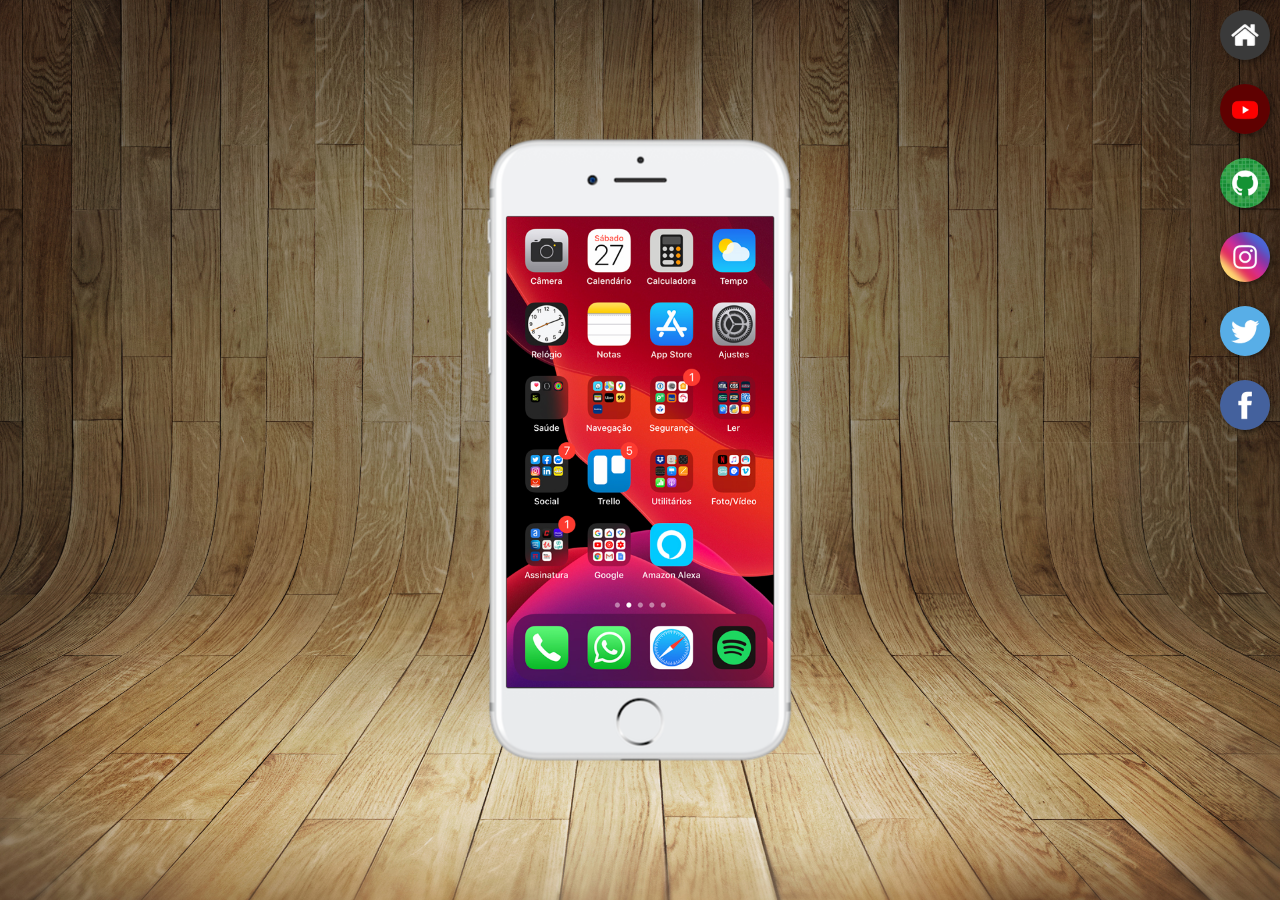
<file: index.html>
<!DOCTYPE html>
<html lang="pt-br">
<head>
  <meta charset="UTF-8">
  <meta name="viewport" content="width=device-width, initial-scale=1.0">
  <title>Projeto Rede sociais</title>
  <link rel="shortcut icon" href="favicon.ico" type="image/x-icon">
  <link rel="stylesheet" href="estilos/style.css">
</head>
<body>
  <main>
    <section id="telefone">
      <iframe name="tela" id="tela" src="home.html" frameborder="0">Infelizmente seu navegador não suporta Iframes.</iframe>
    </section>
    <section id="redes-sociais">
      <a href="home.html" target="tela"><img src="imagens/logo-home.jpg" alt="Home"></a><br>
      <a href="youtube.html" target="tela"><img src="imagens/logo-youtube.jpg" alt="Youtube"></a><br>
      <a href="github.html" target="tela"><img src="imagens/logo-github.jpg" alt="Github"></a><br>
      <a href="instagram.html" target="tela"><img src="imagens/logo-instagram.jpg" alt="Instagram"></a><br>
      <a href="twitter.html" target="tela"><img src="imagens/logo-twitter.jpg" alt="Twitter"></a><br>
      <a href="facebook.html" target="tela"><img src="imagens/logo-facebook.jpg" alt="Facebook"></a>

    </section>
  </main>
</body>
</html>
</file>
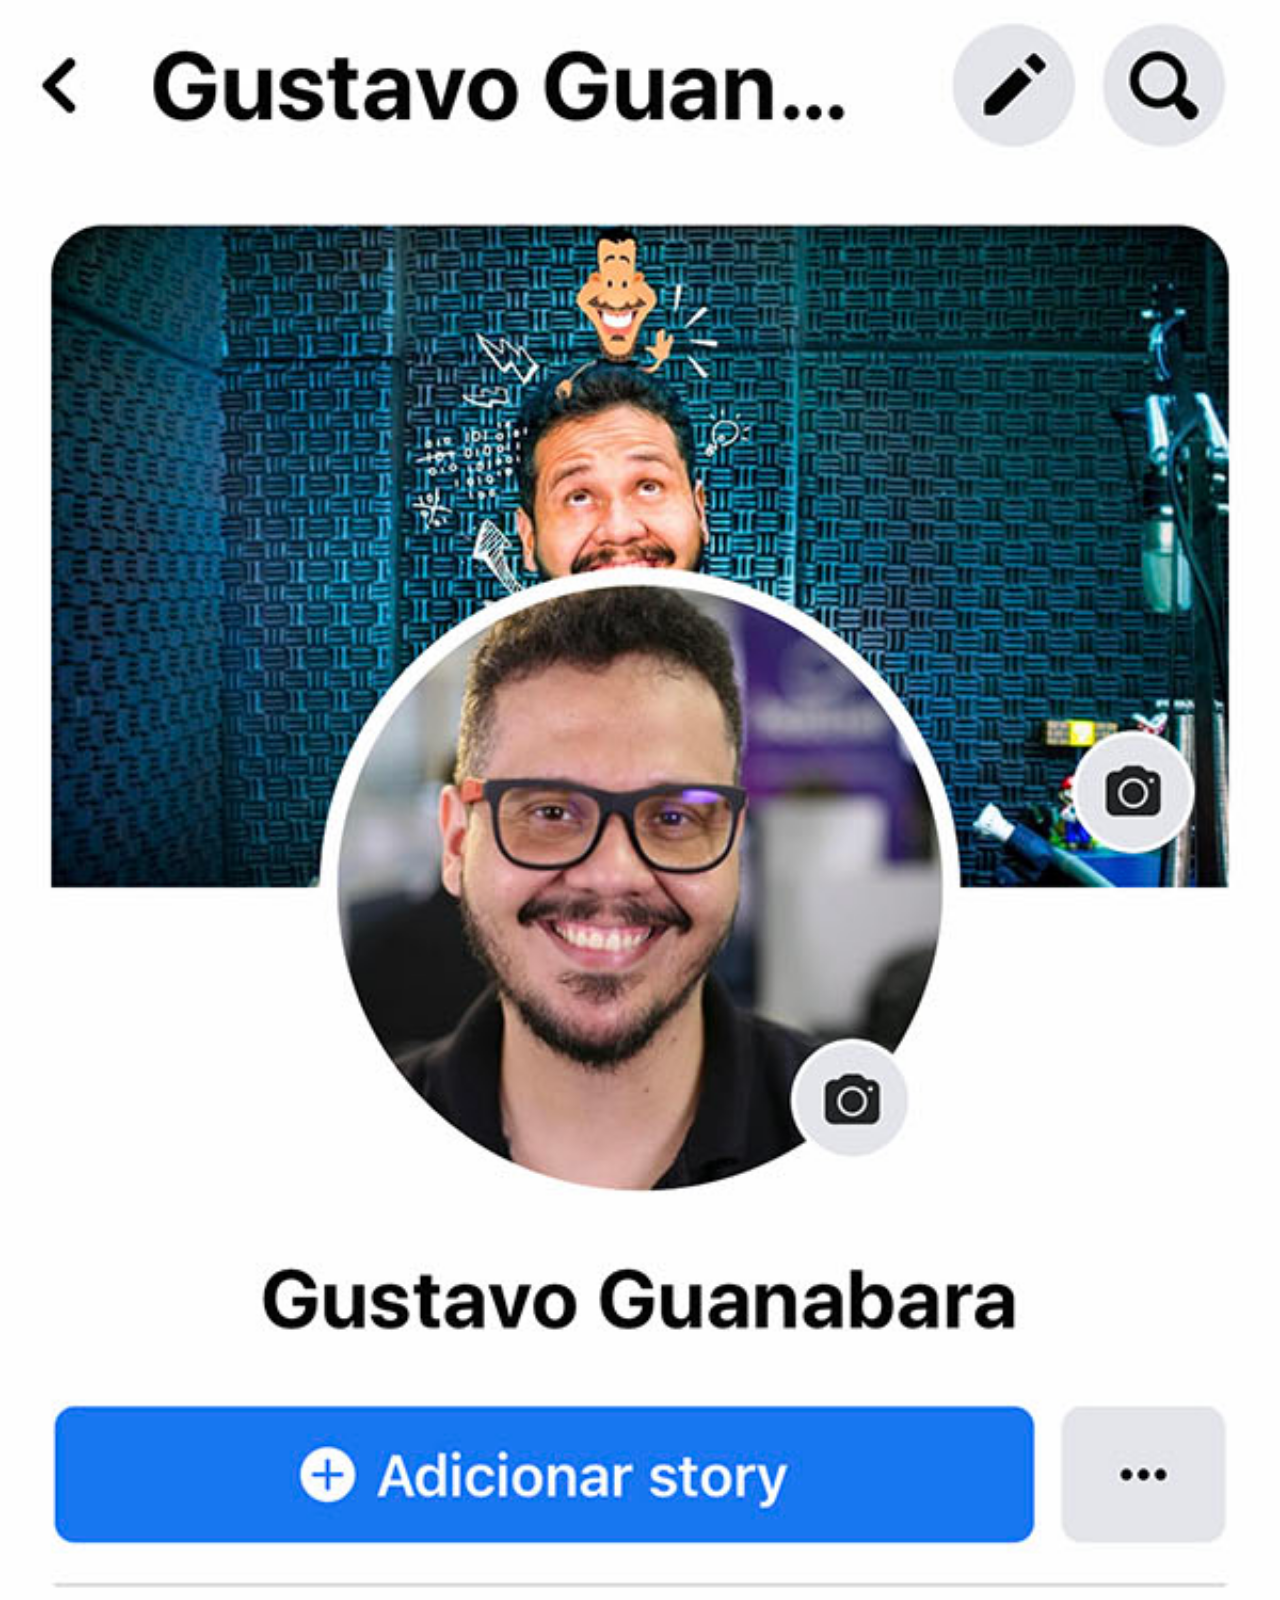
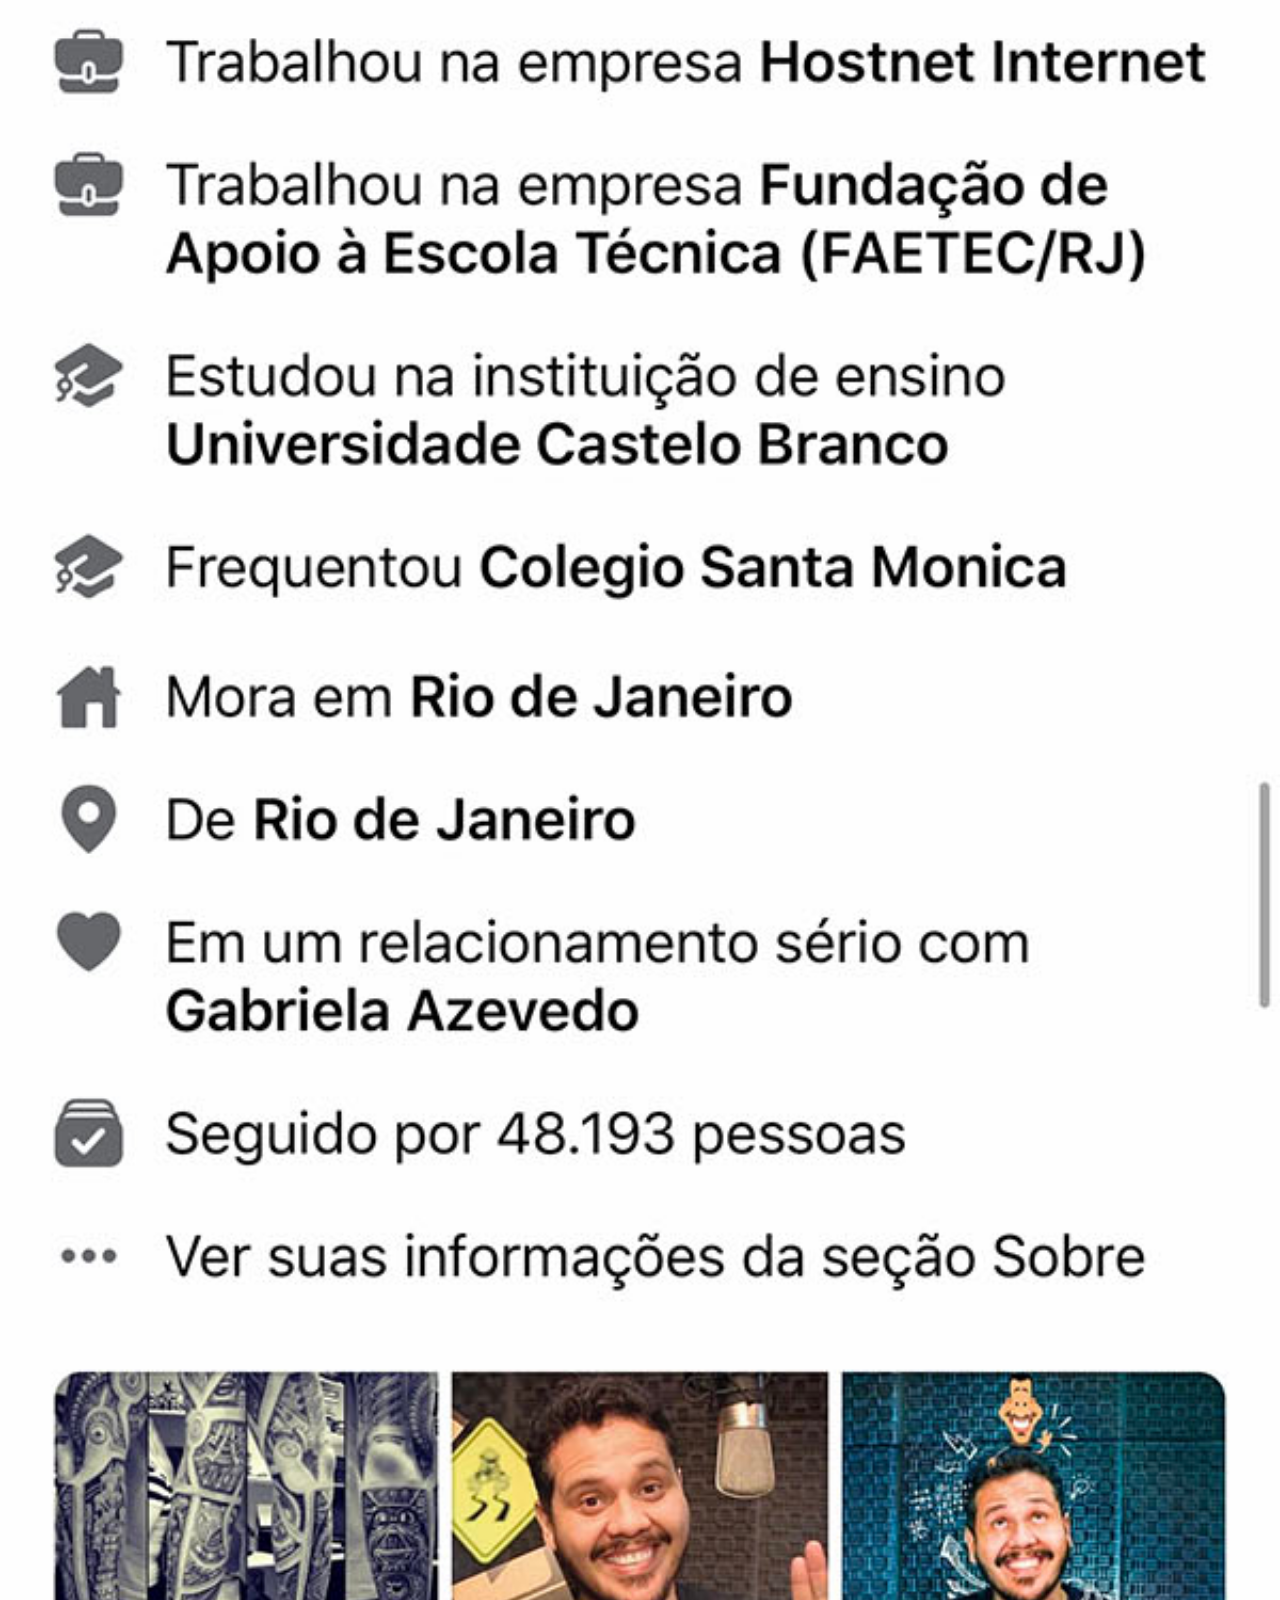
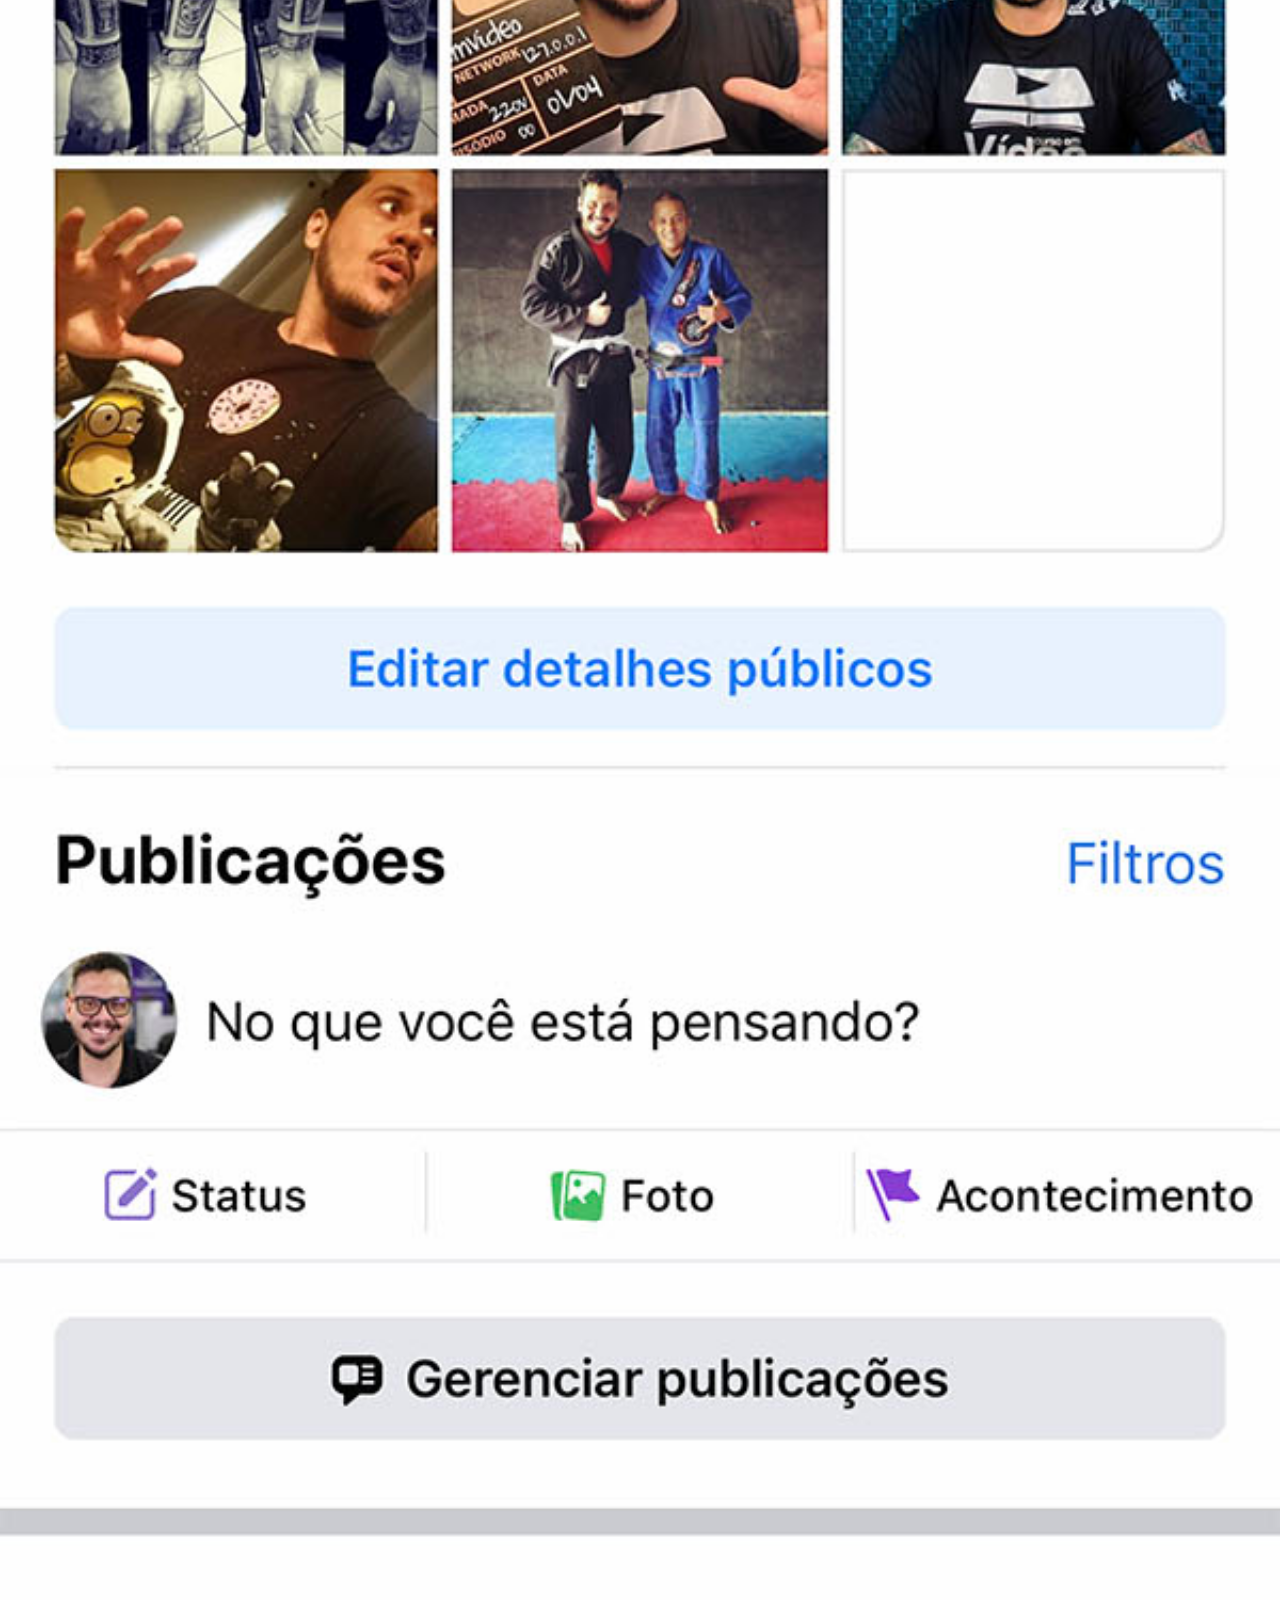
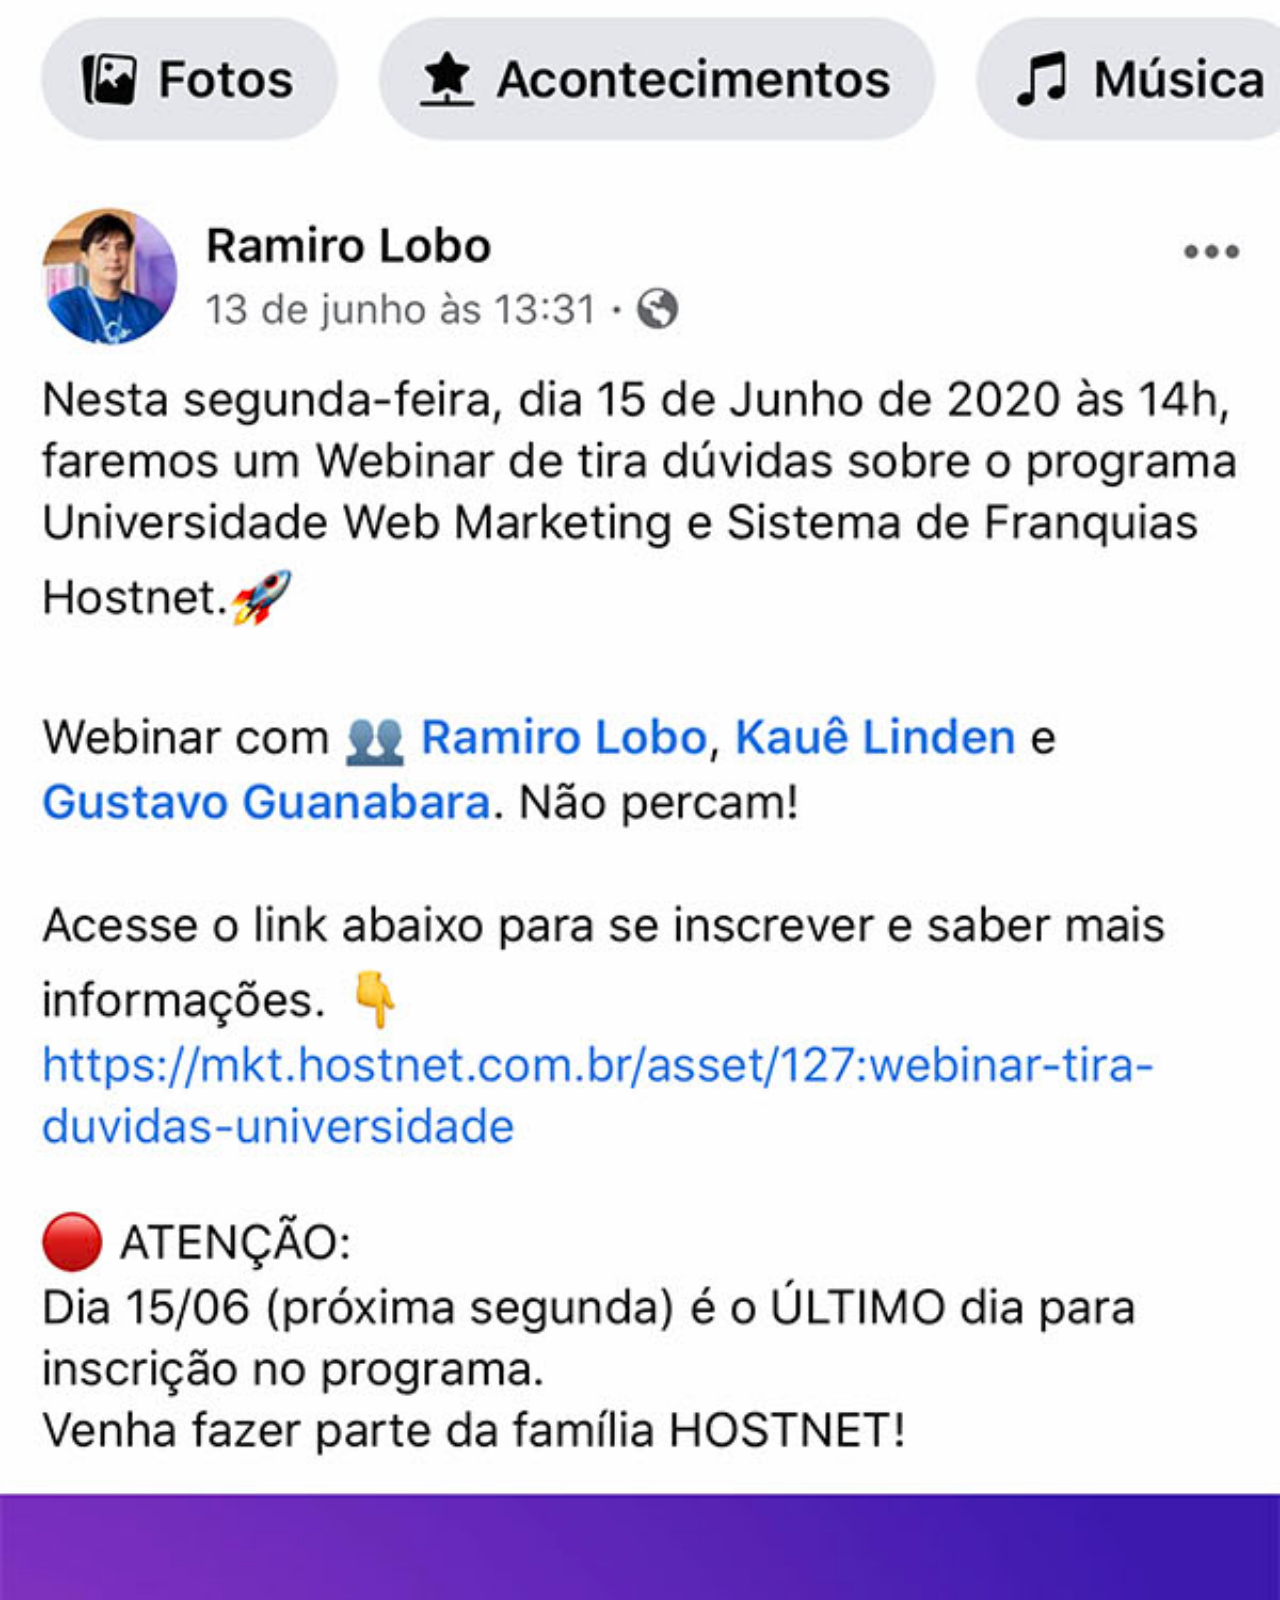
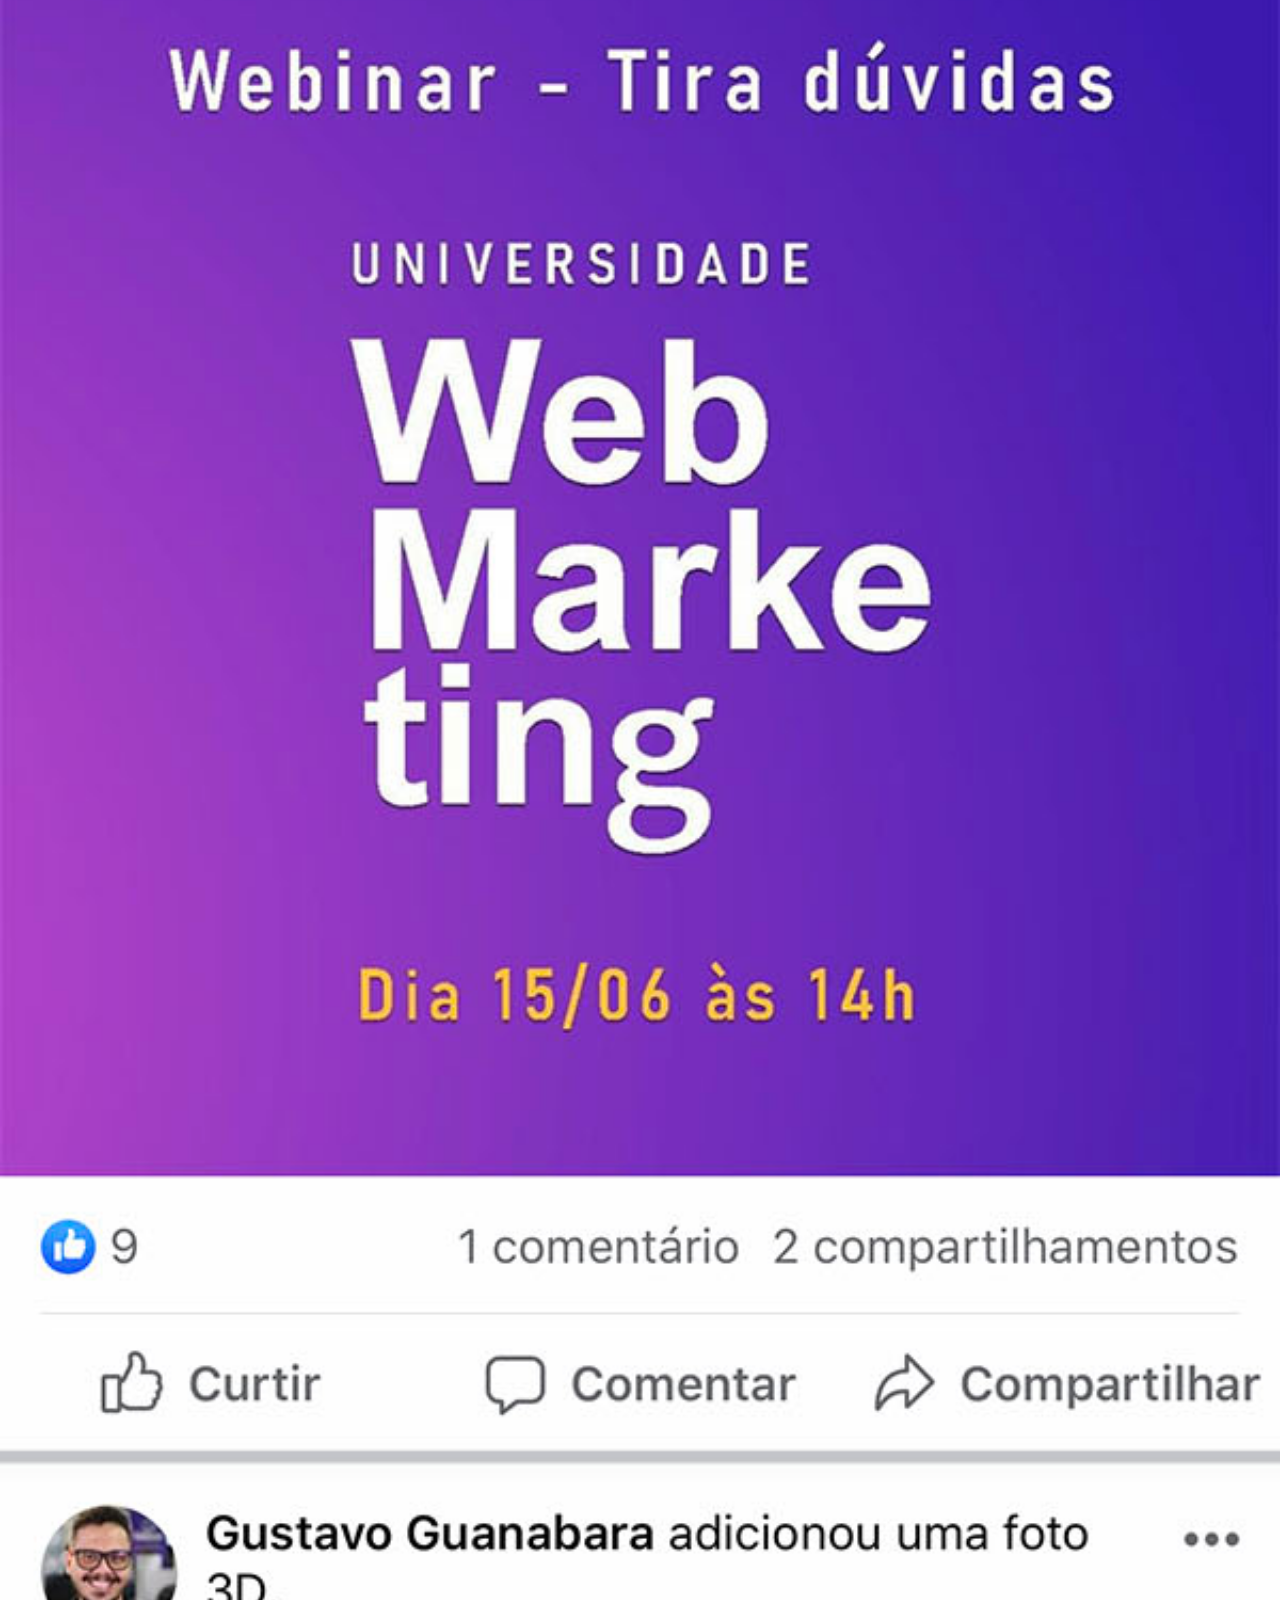
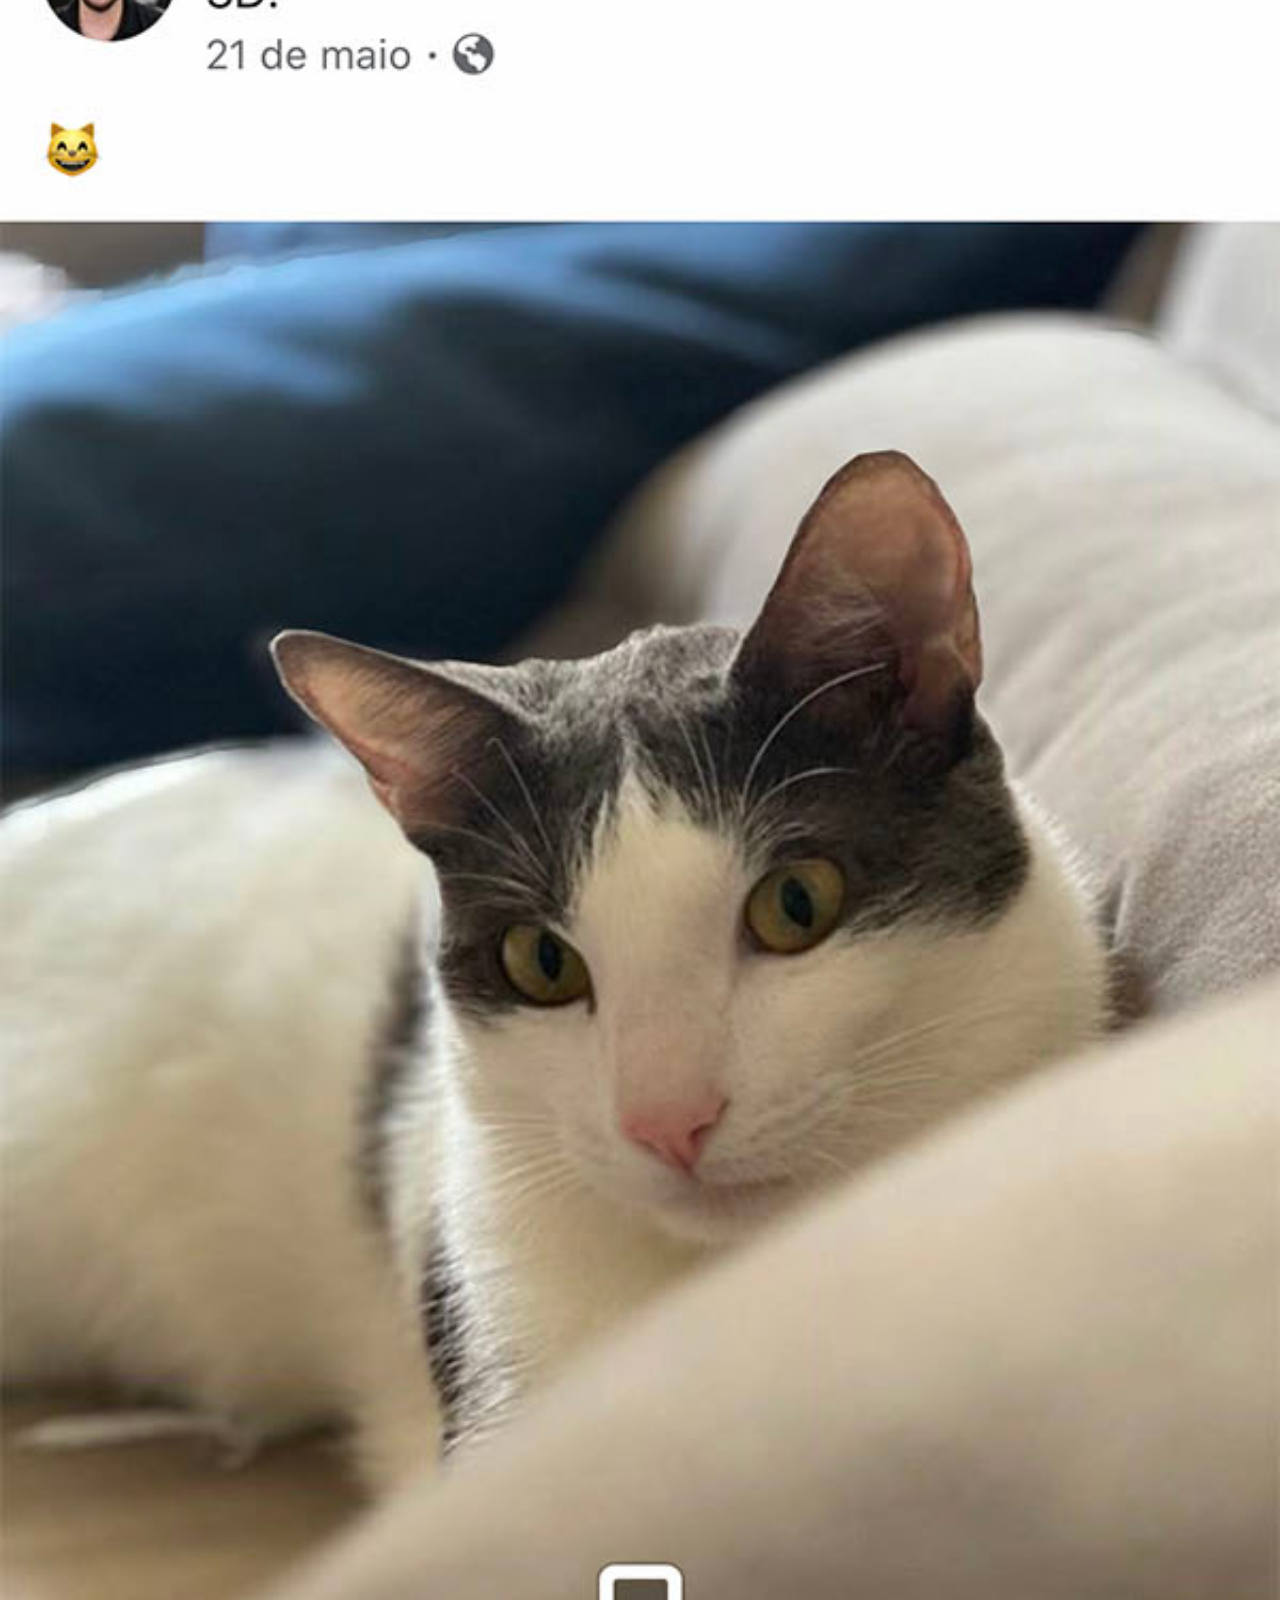
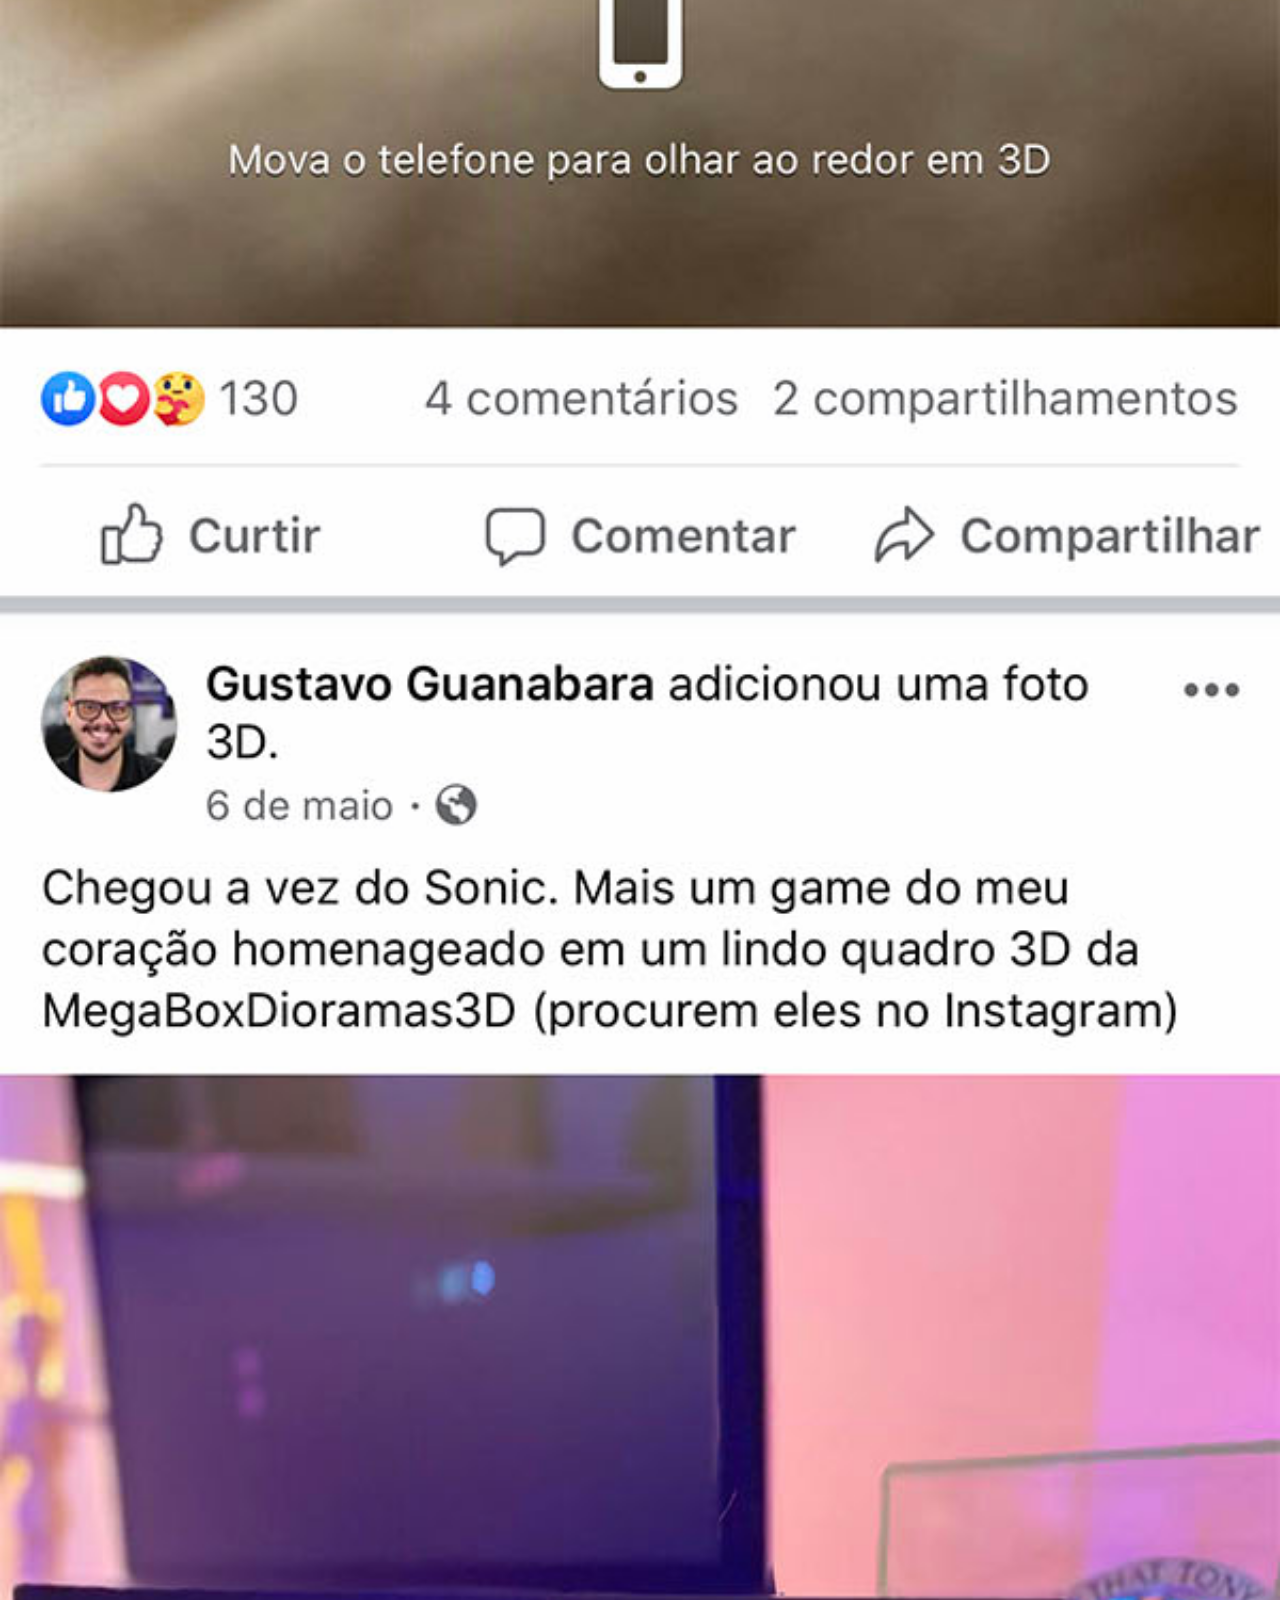
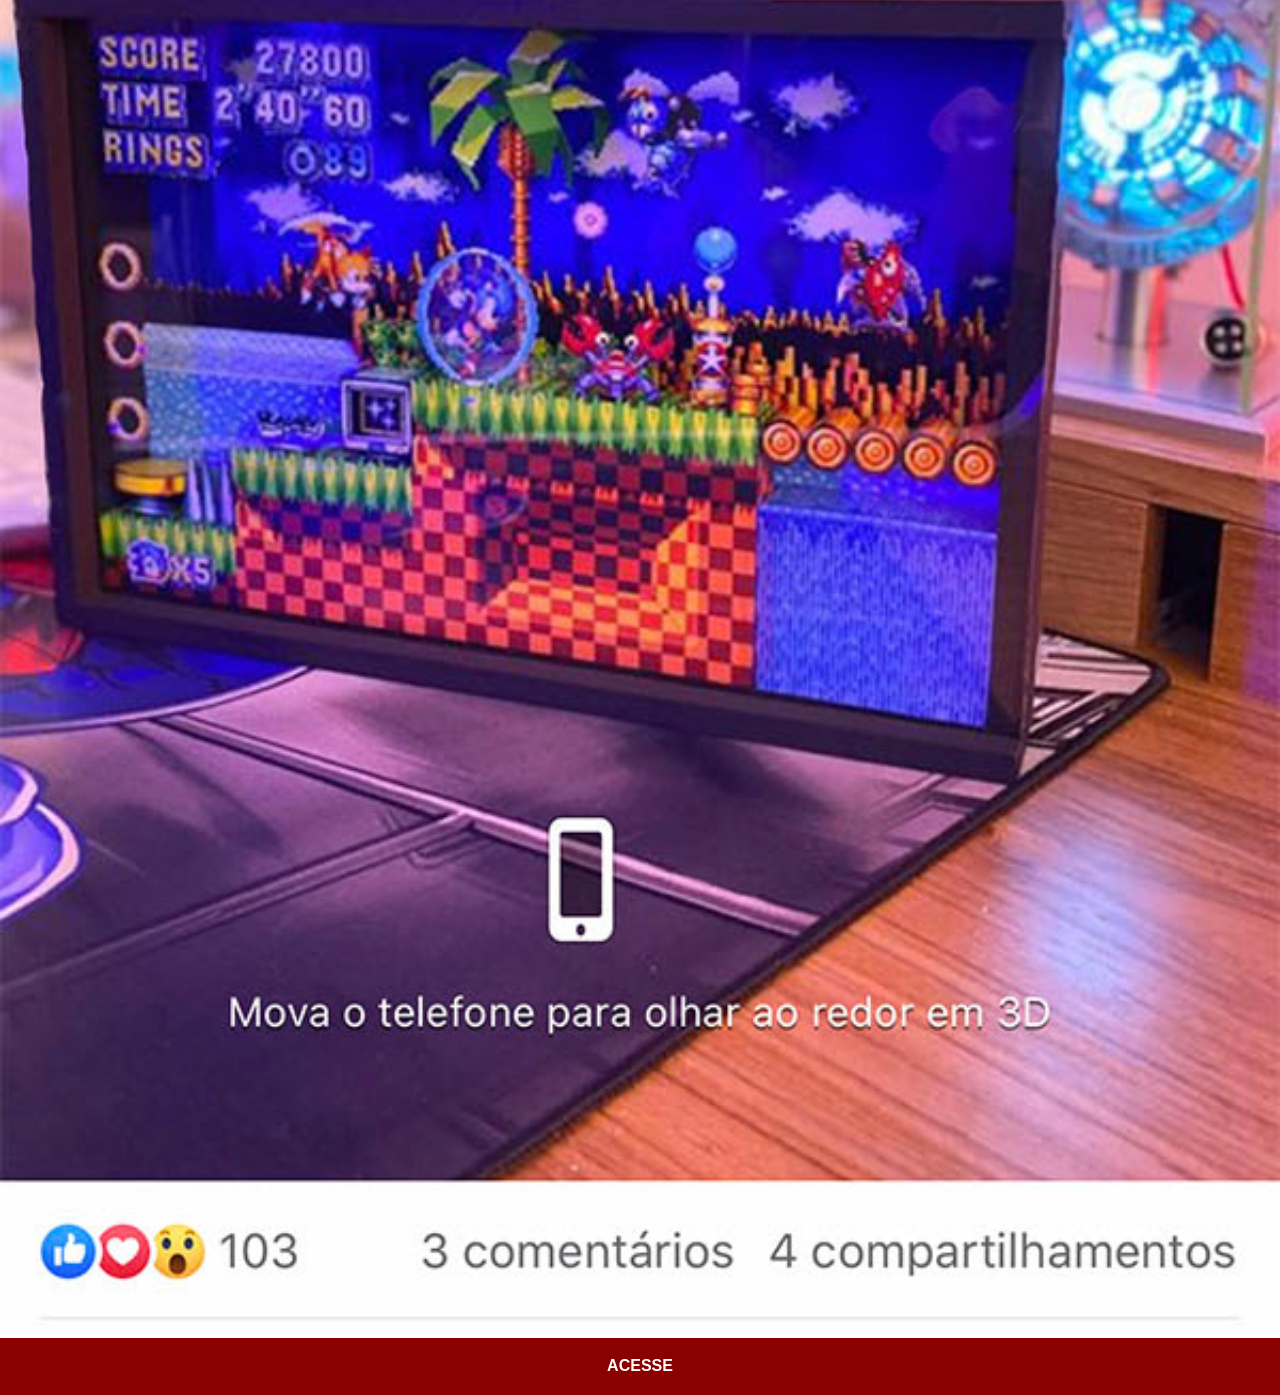
<file: facebook.html>
<!DOCTYPE html>
<html lang="pt-br">
<head>
  <meta charset="UTF-8">
  <meta name="viewport" content="width=device-width, initial-scale=1.0">
  <title>Facebook</title>
  <link rel="stylesheet" href="estilos/social.css">
</head>
<body>
    <img src="imagens/tela-facebook.jpg" alt="Facebook">
    <a href="https://www.facebook.com/gustavoguanabara/?locale=pt_BR" target="_blank" rel="external">ACESSE</a>
</body>
</html>
</file>
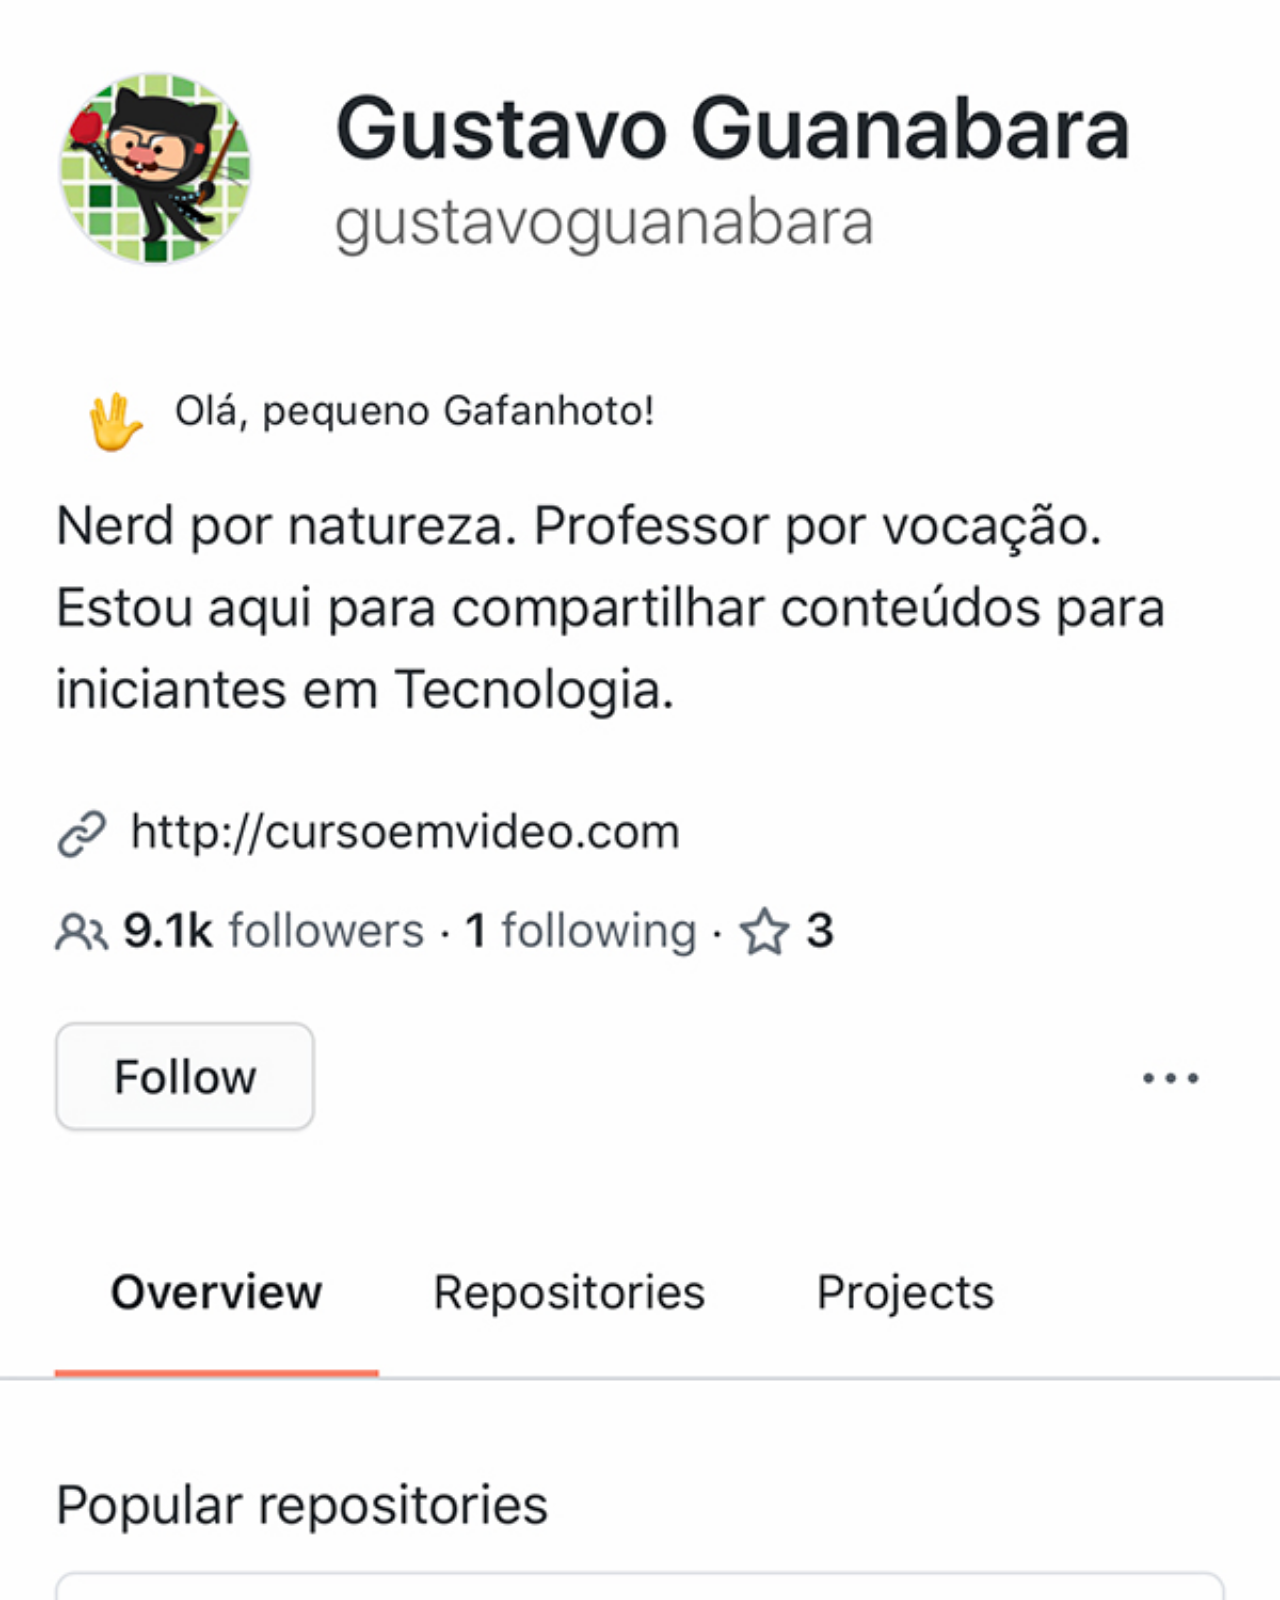
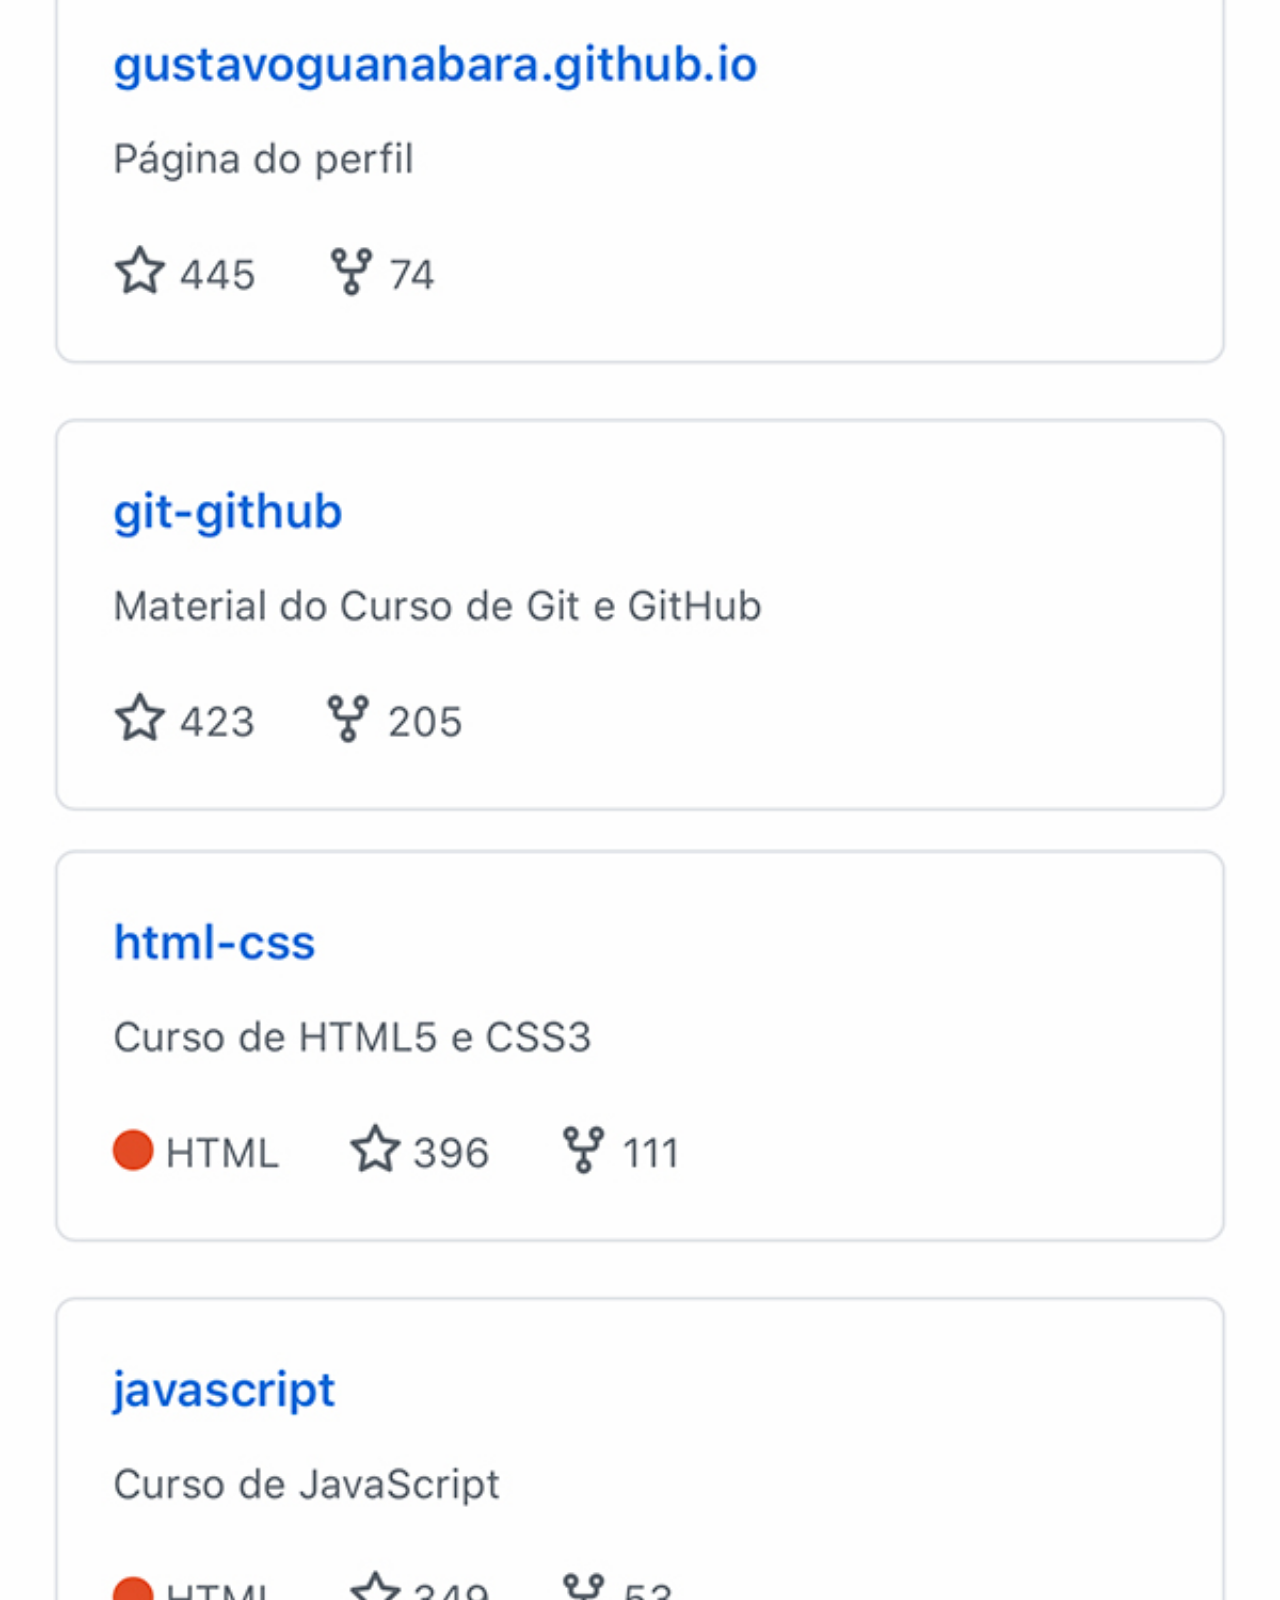
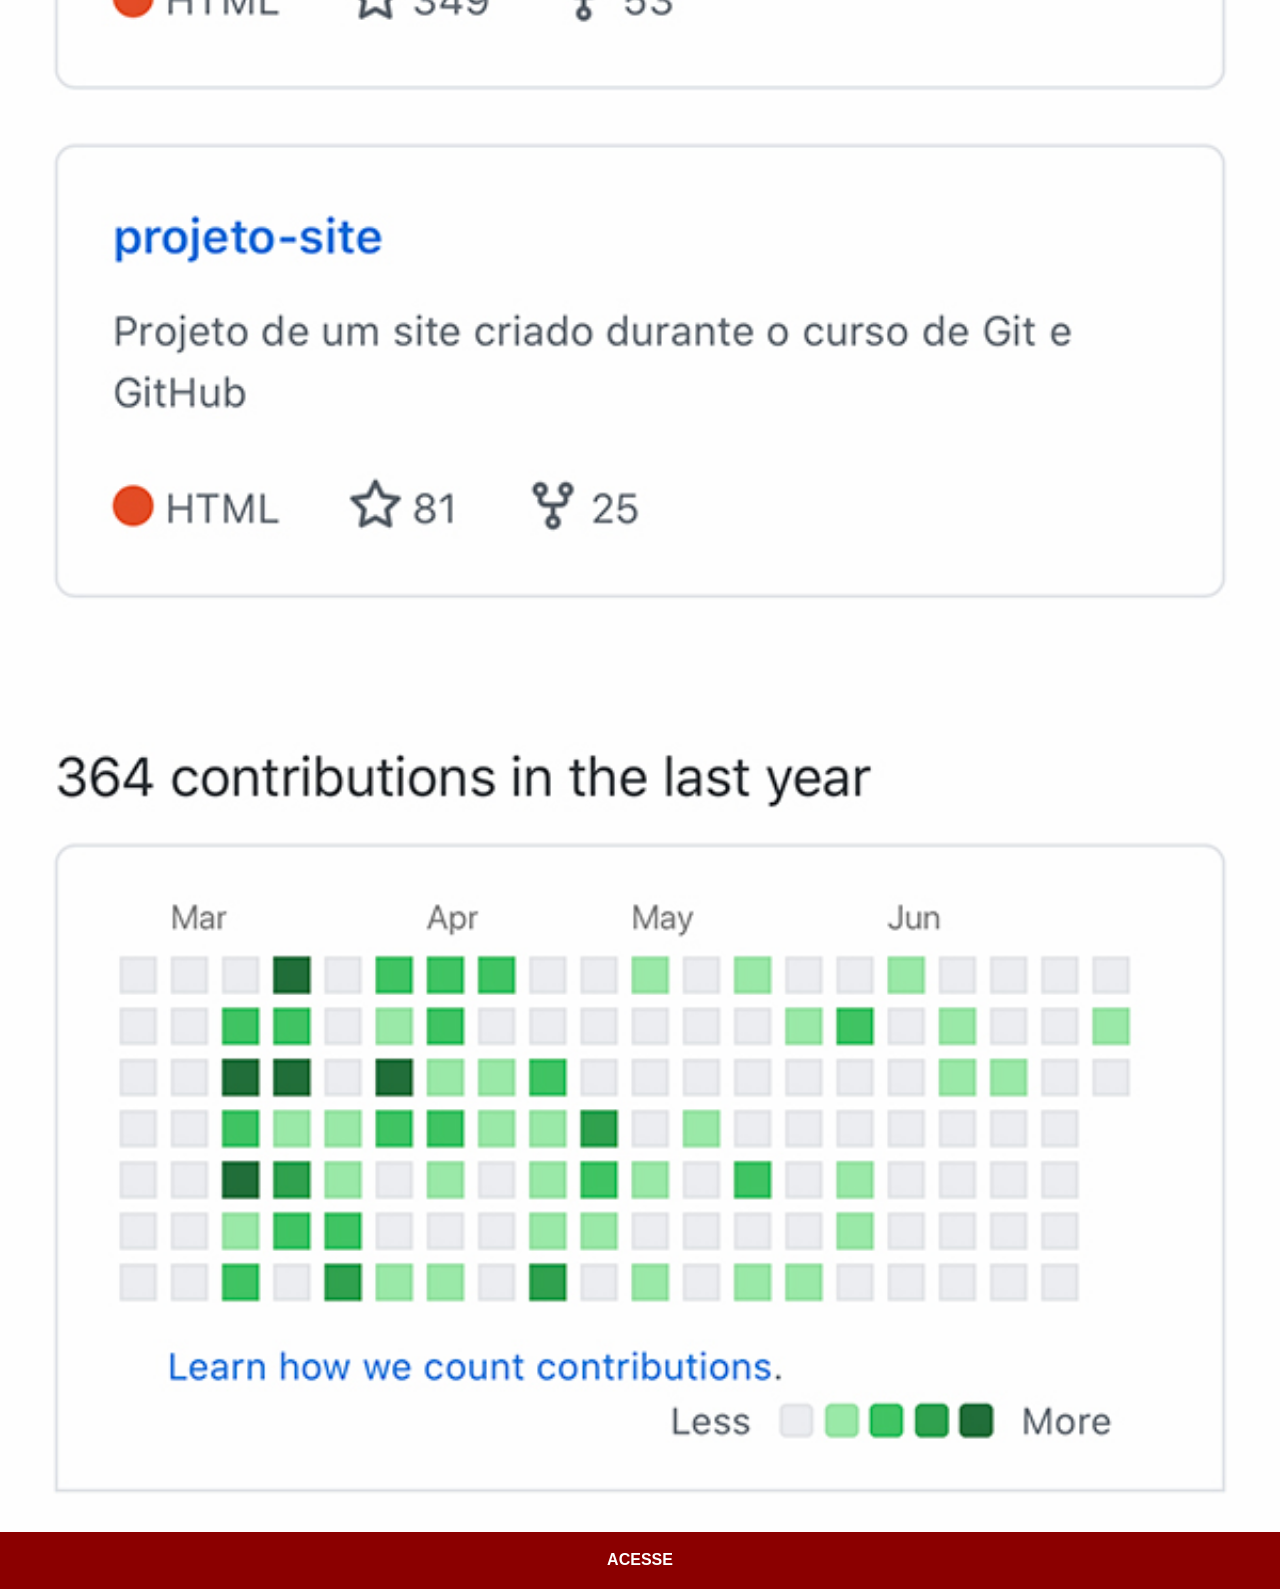
<file: github.html>
<!DOCTYPE html>
<html lang="pt-br">
<head>
  <meta charset="UTF-8">
  <meta name="viewport" content="width=device-width, initial-scale=1.0">
  <title>GitHub</title>
  <link rel="stylesheet" href="estilos/social.css">
</head>
<body>
    <img src="imagens/tela-github.jpg" alt="GitHub">
    <a href="https://github.com/gustavoguanabara" target="_blank" rel="external">ACESSE</a>
</body>
</html>
</file>
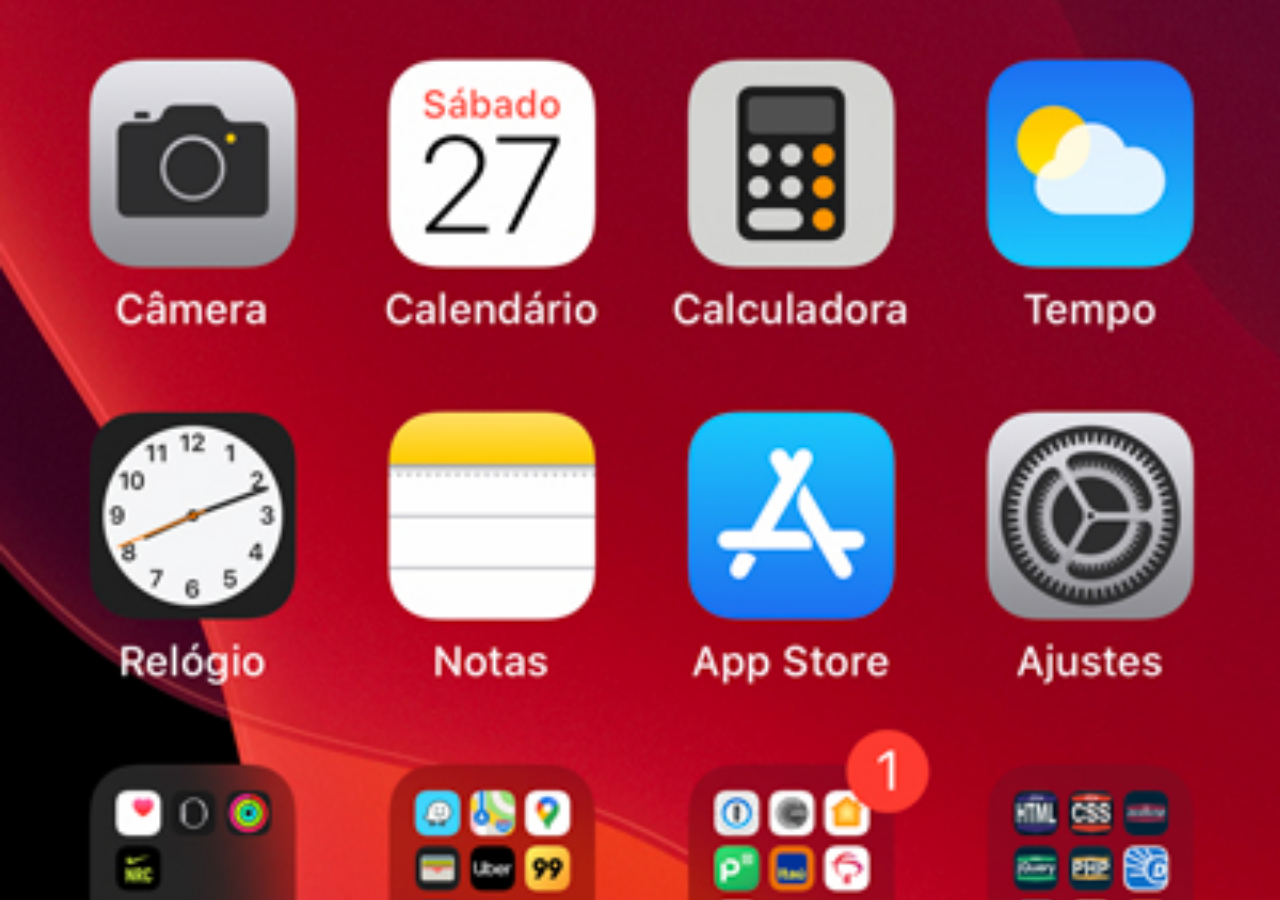
<file: home.html>
<!DOCTYPE html>
<html lang="pt-br">
<head>
  <meta charset="UTF-8">
  <meta name="viewport" content="width=device-width, initial-scale=1.0">
  <title>Home</title>
  <style>
    * {
        margin: 0px;

        padding: 0px;
    }

    body {
        height: 100vh;
        width: 100vw;

        background: black url('imagens/tela-home.jpg') no-repeat top center/cover;
    }
  </style>
</head>
<body>

</body>
</html>
</file>
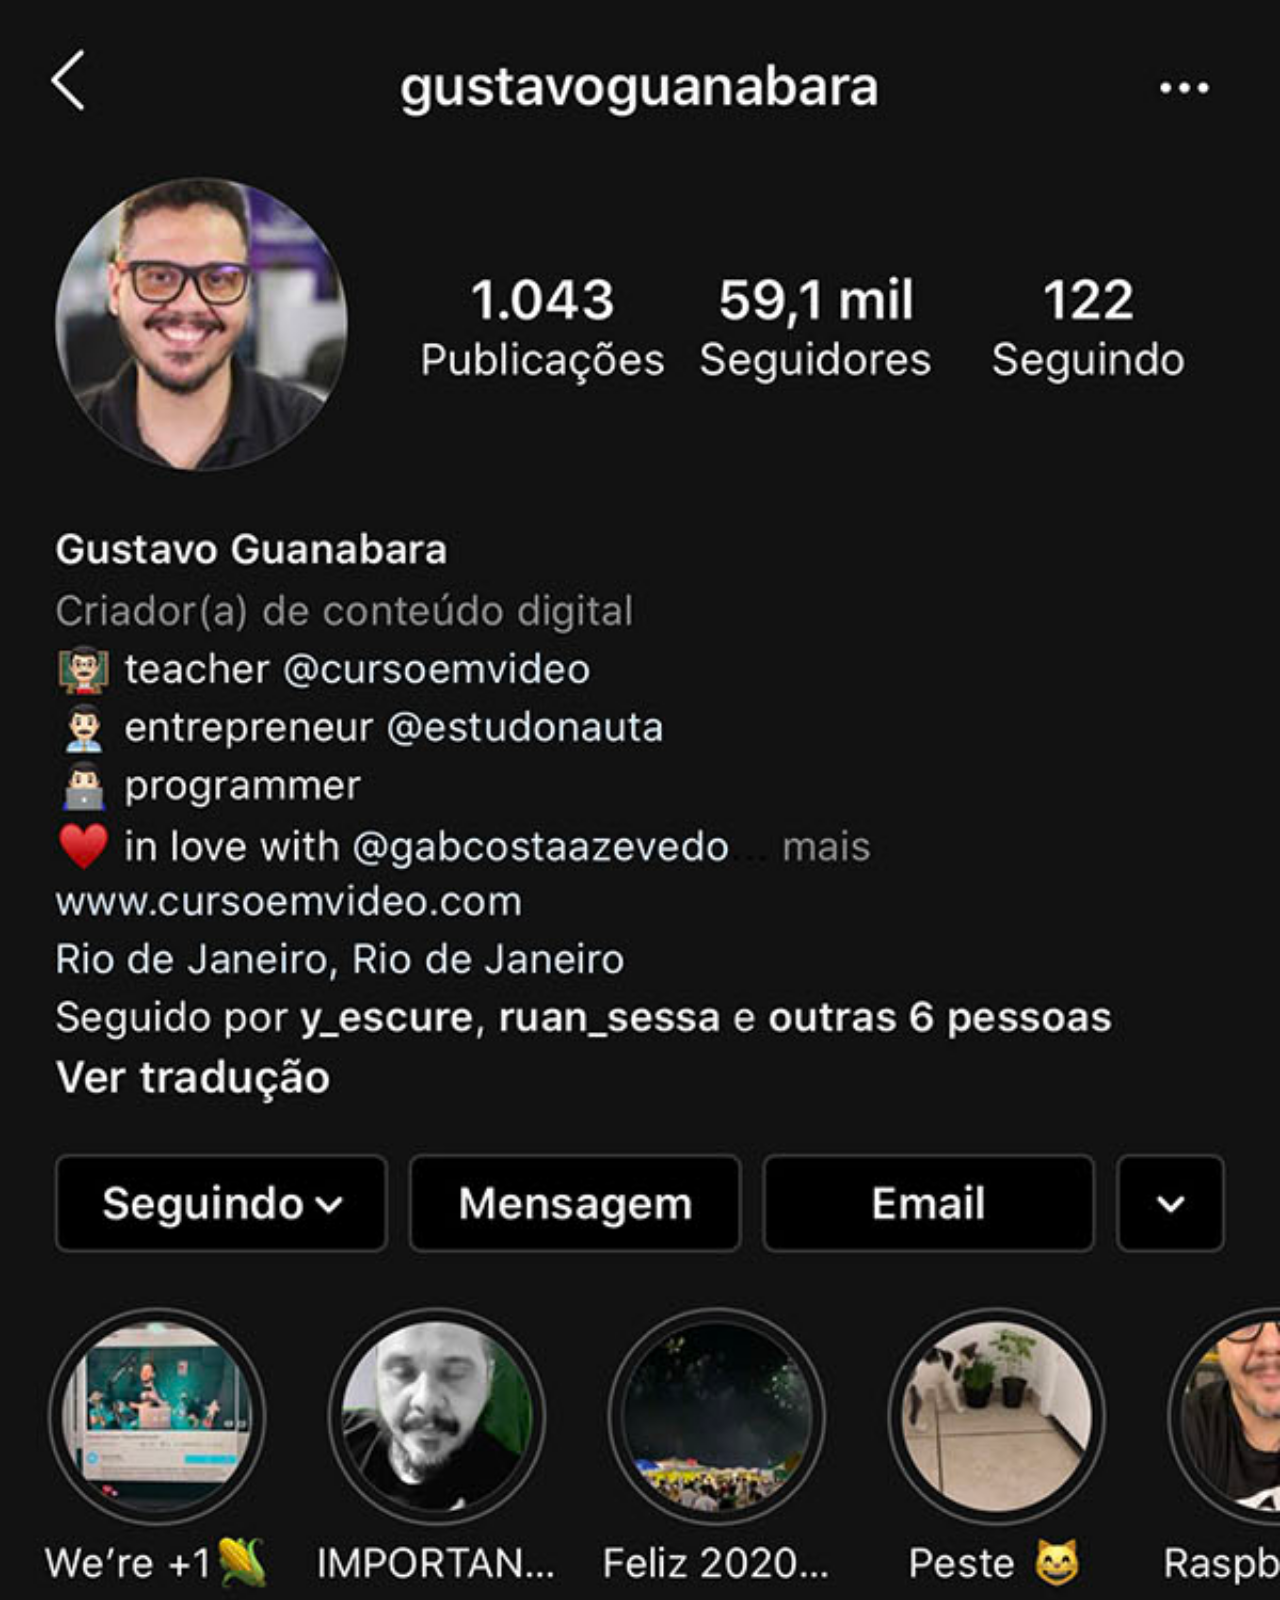
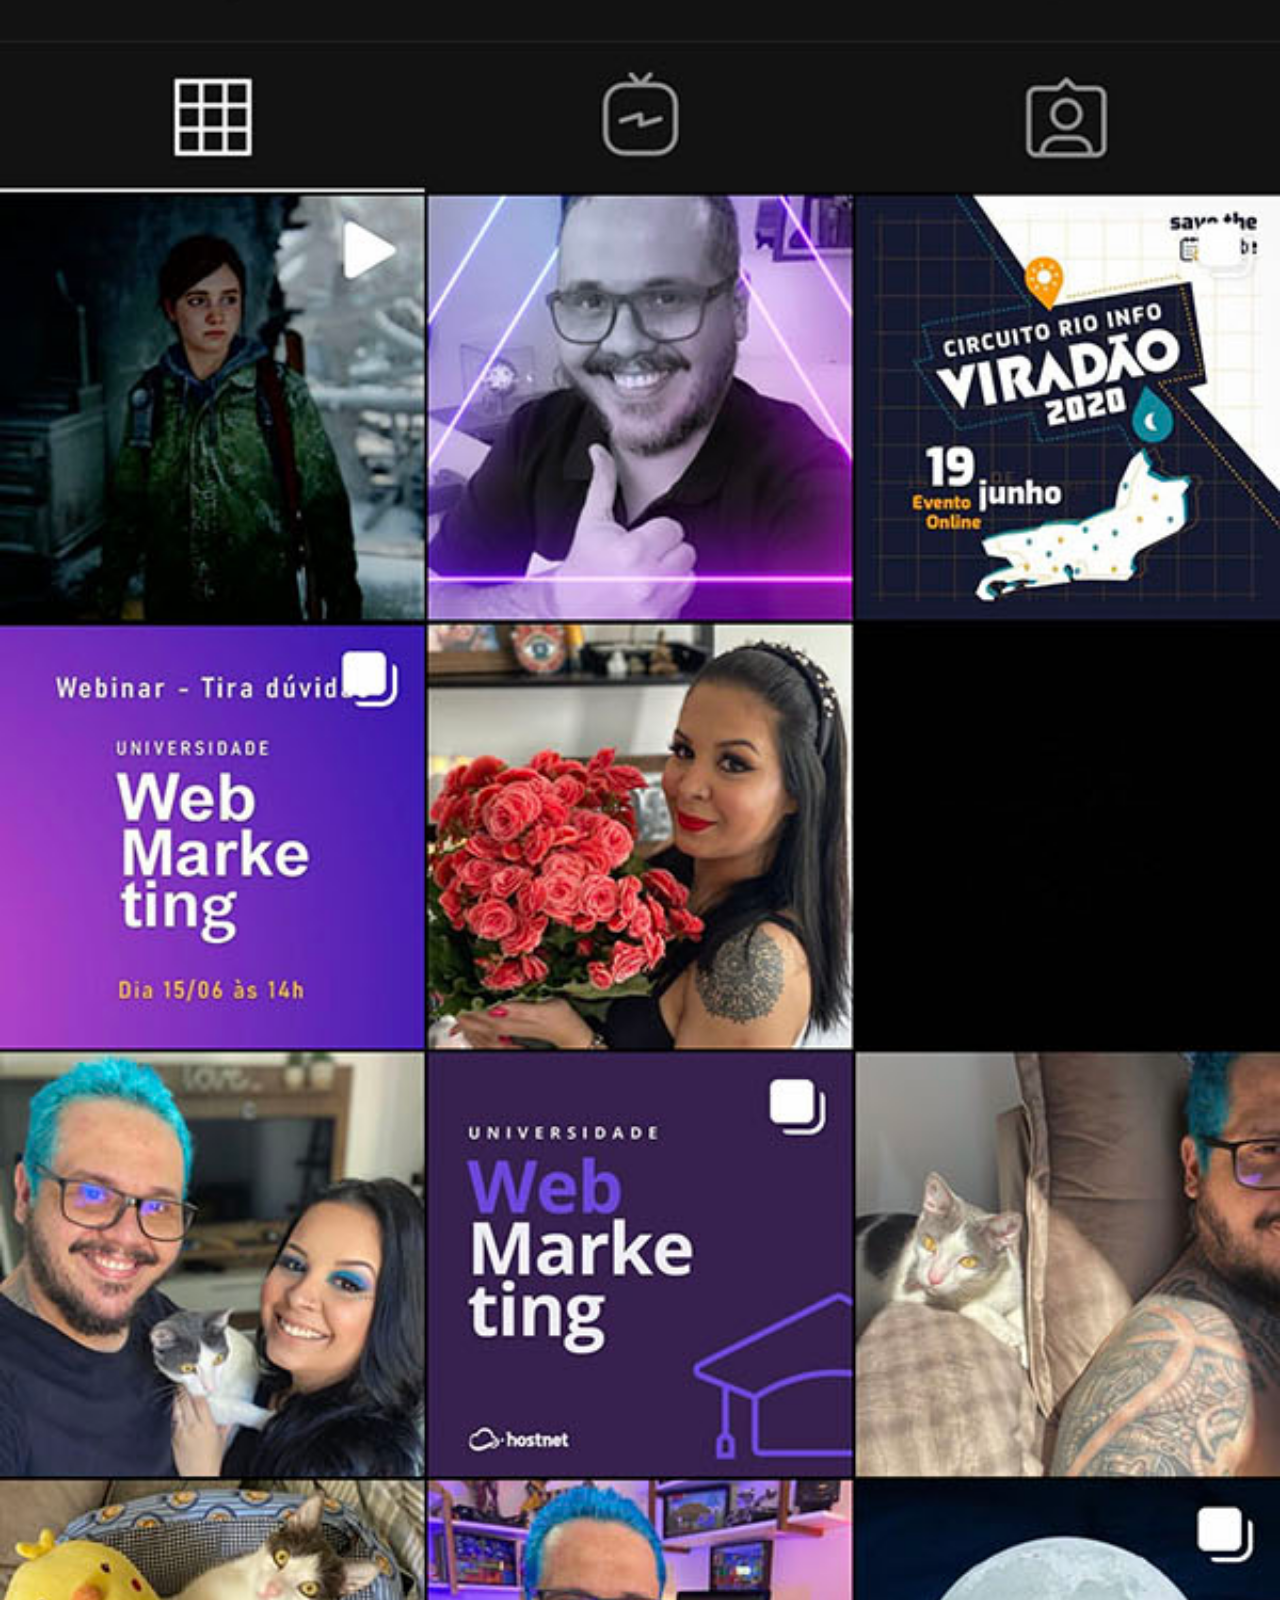
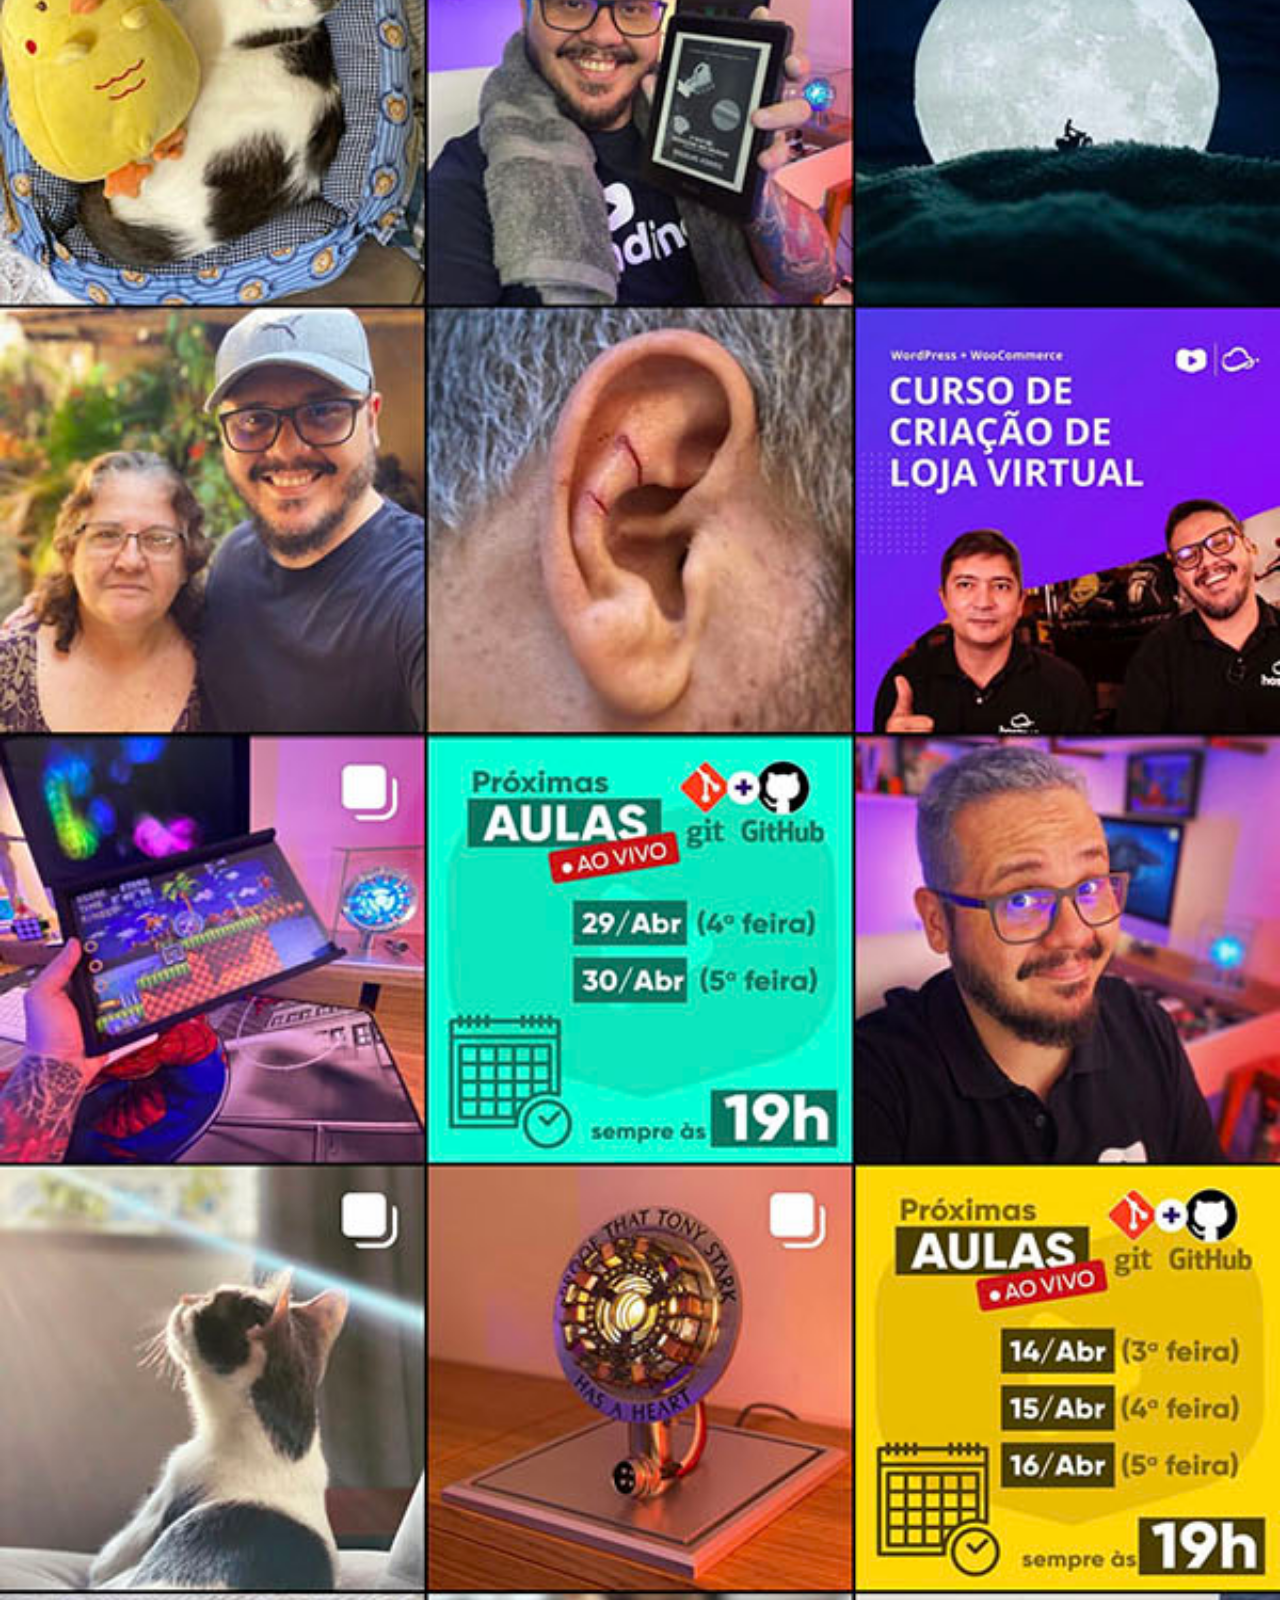
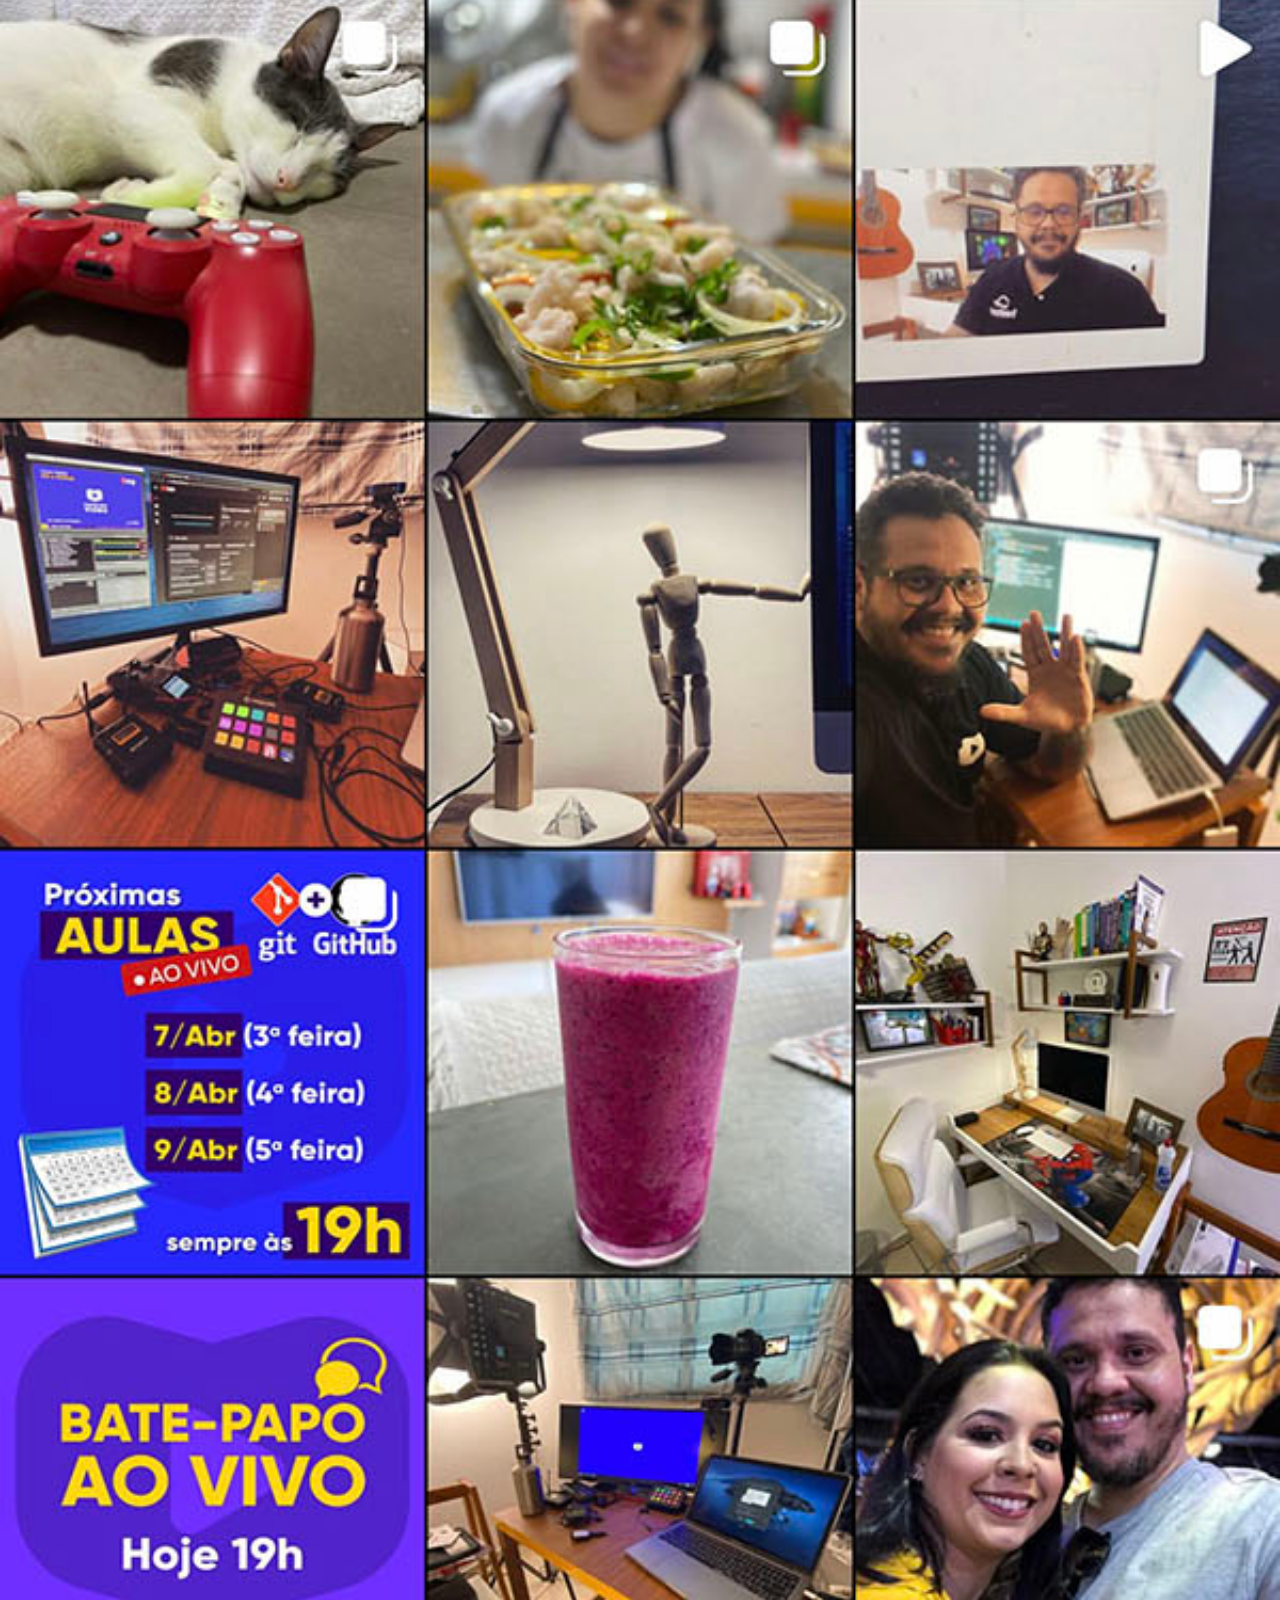
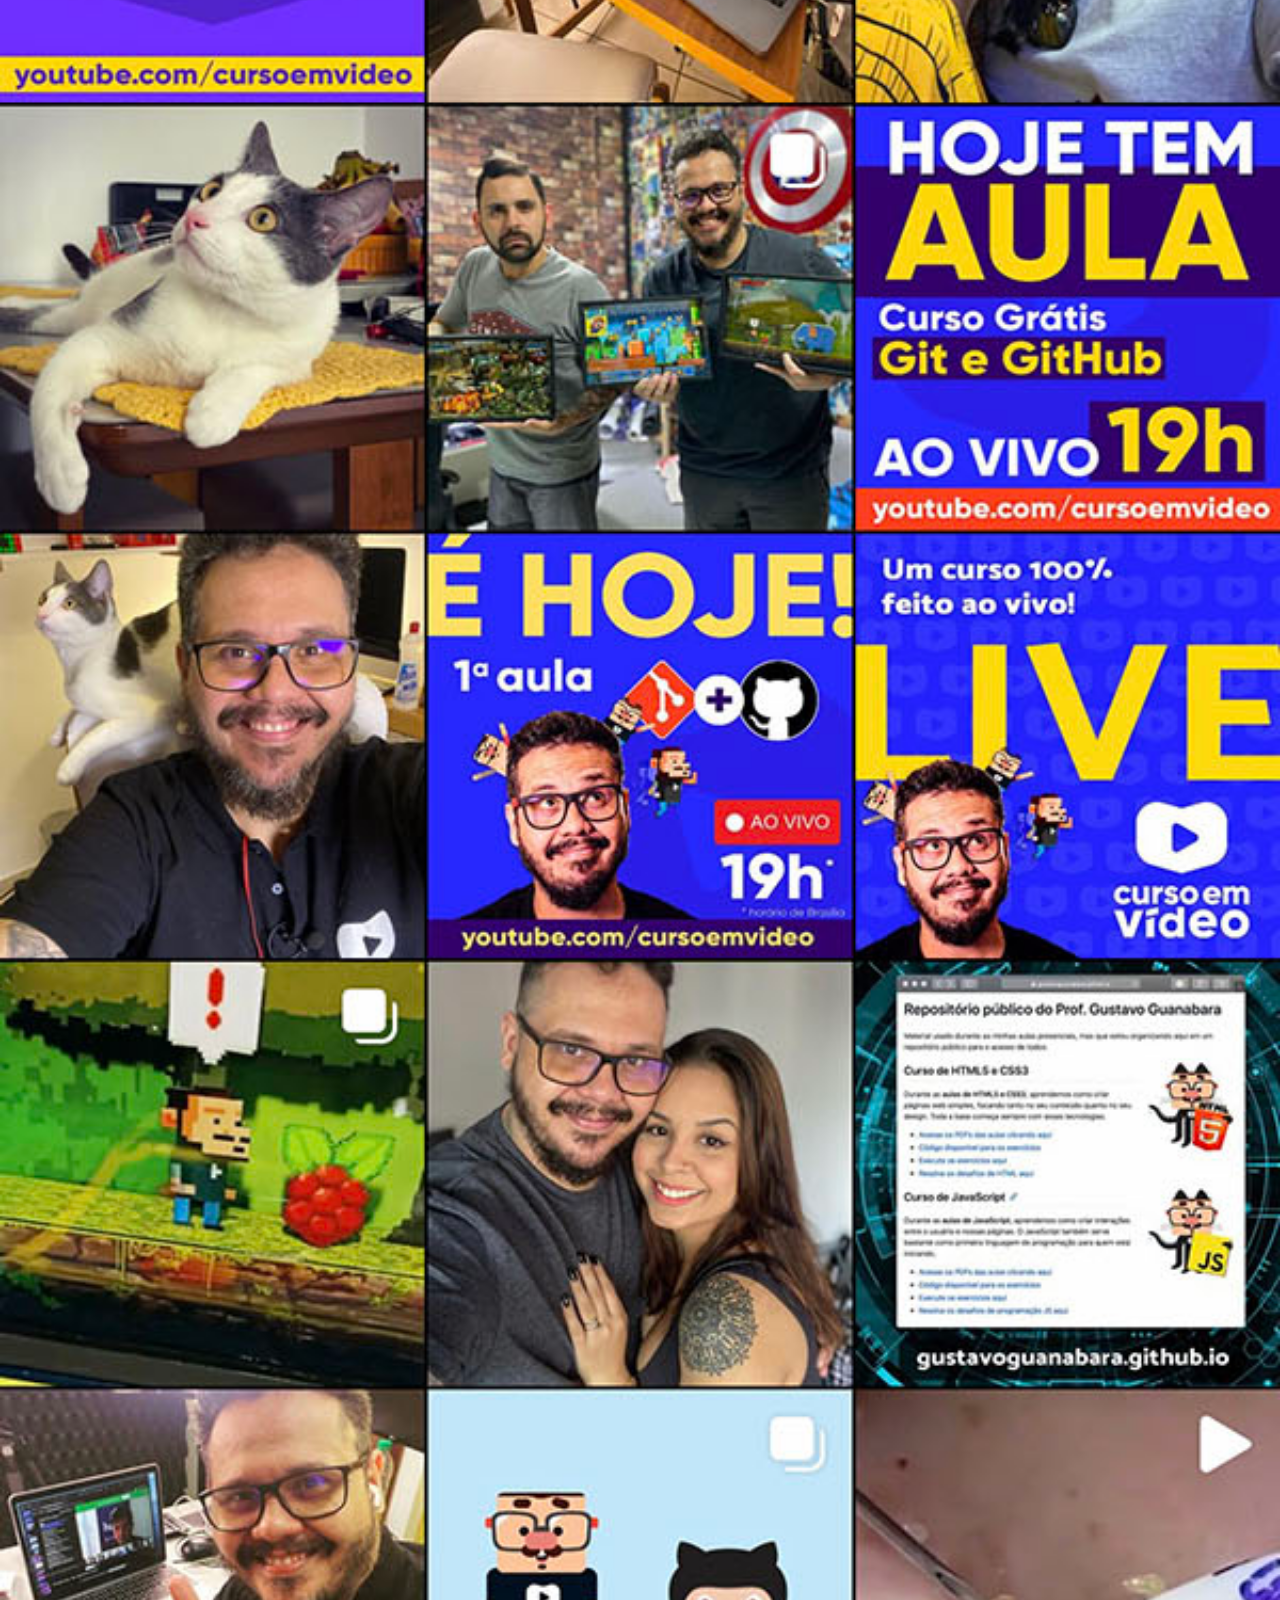
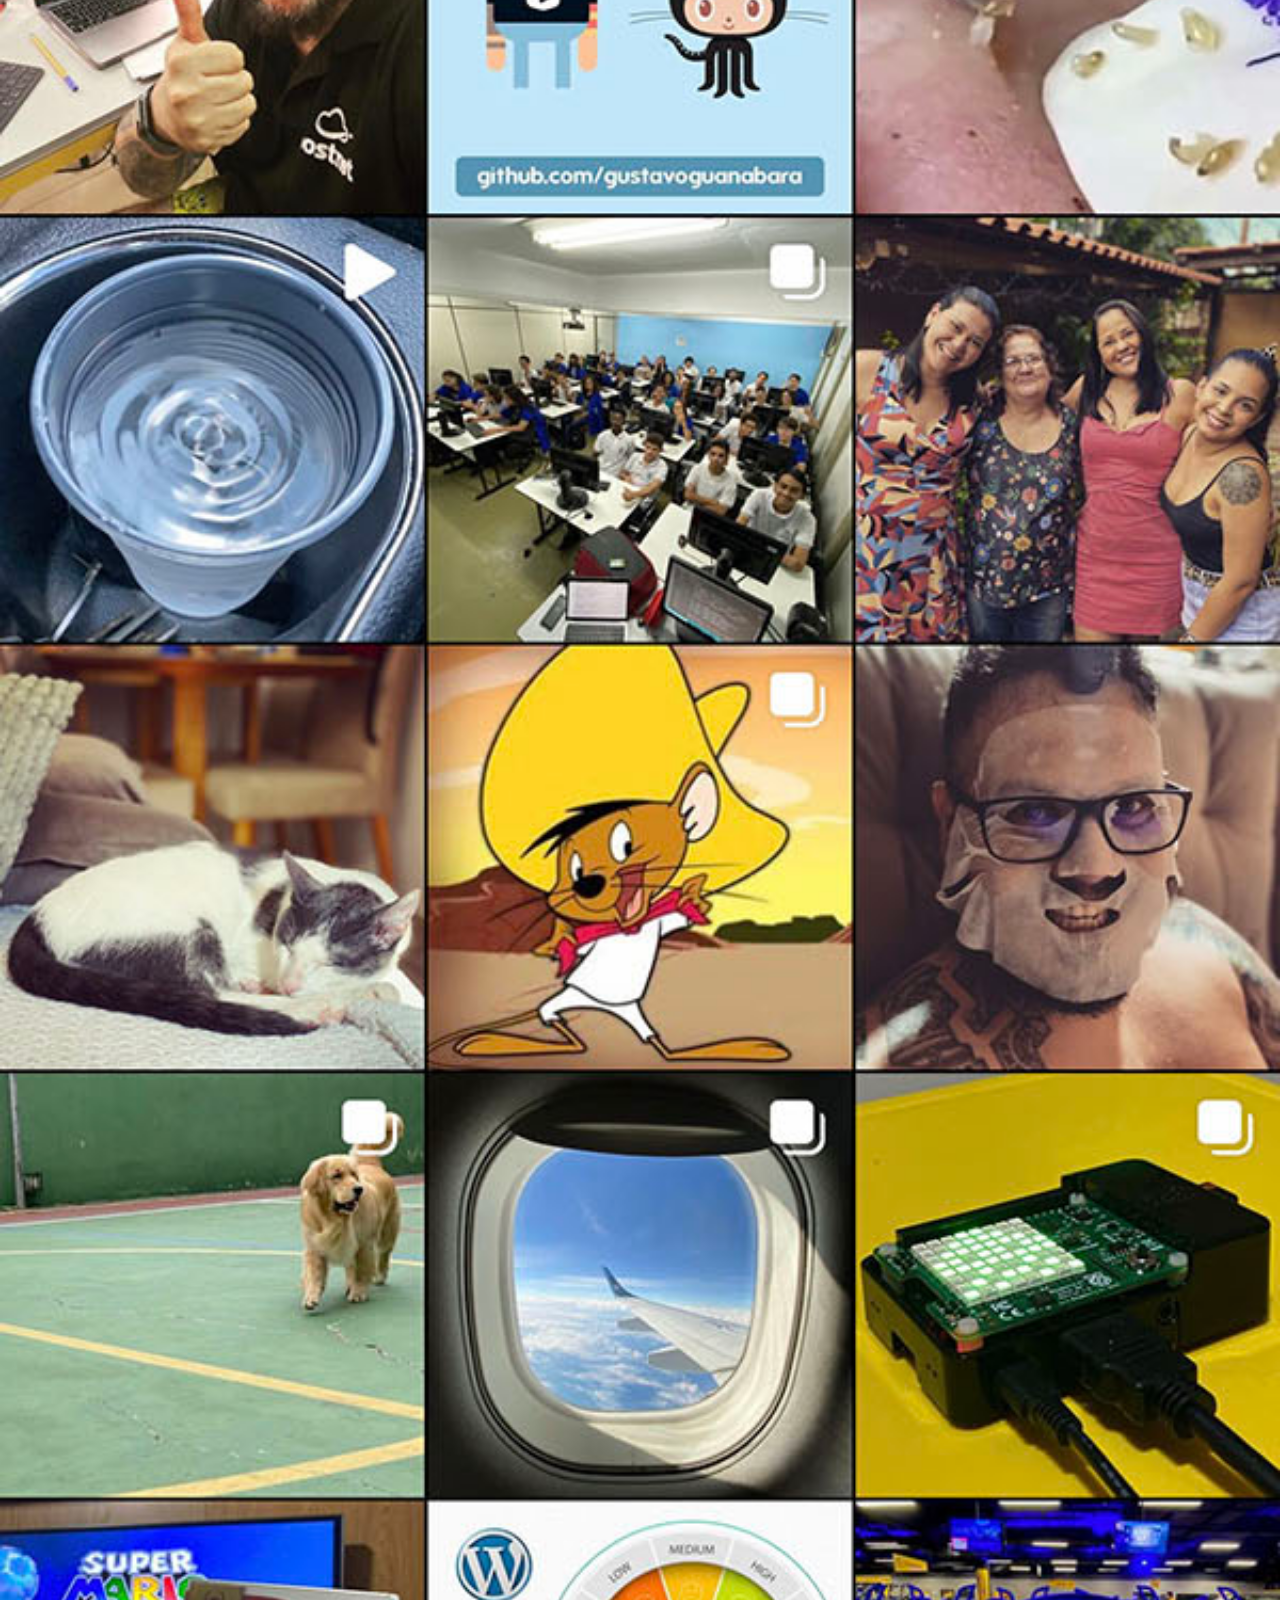
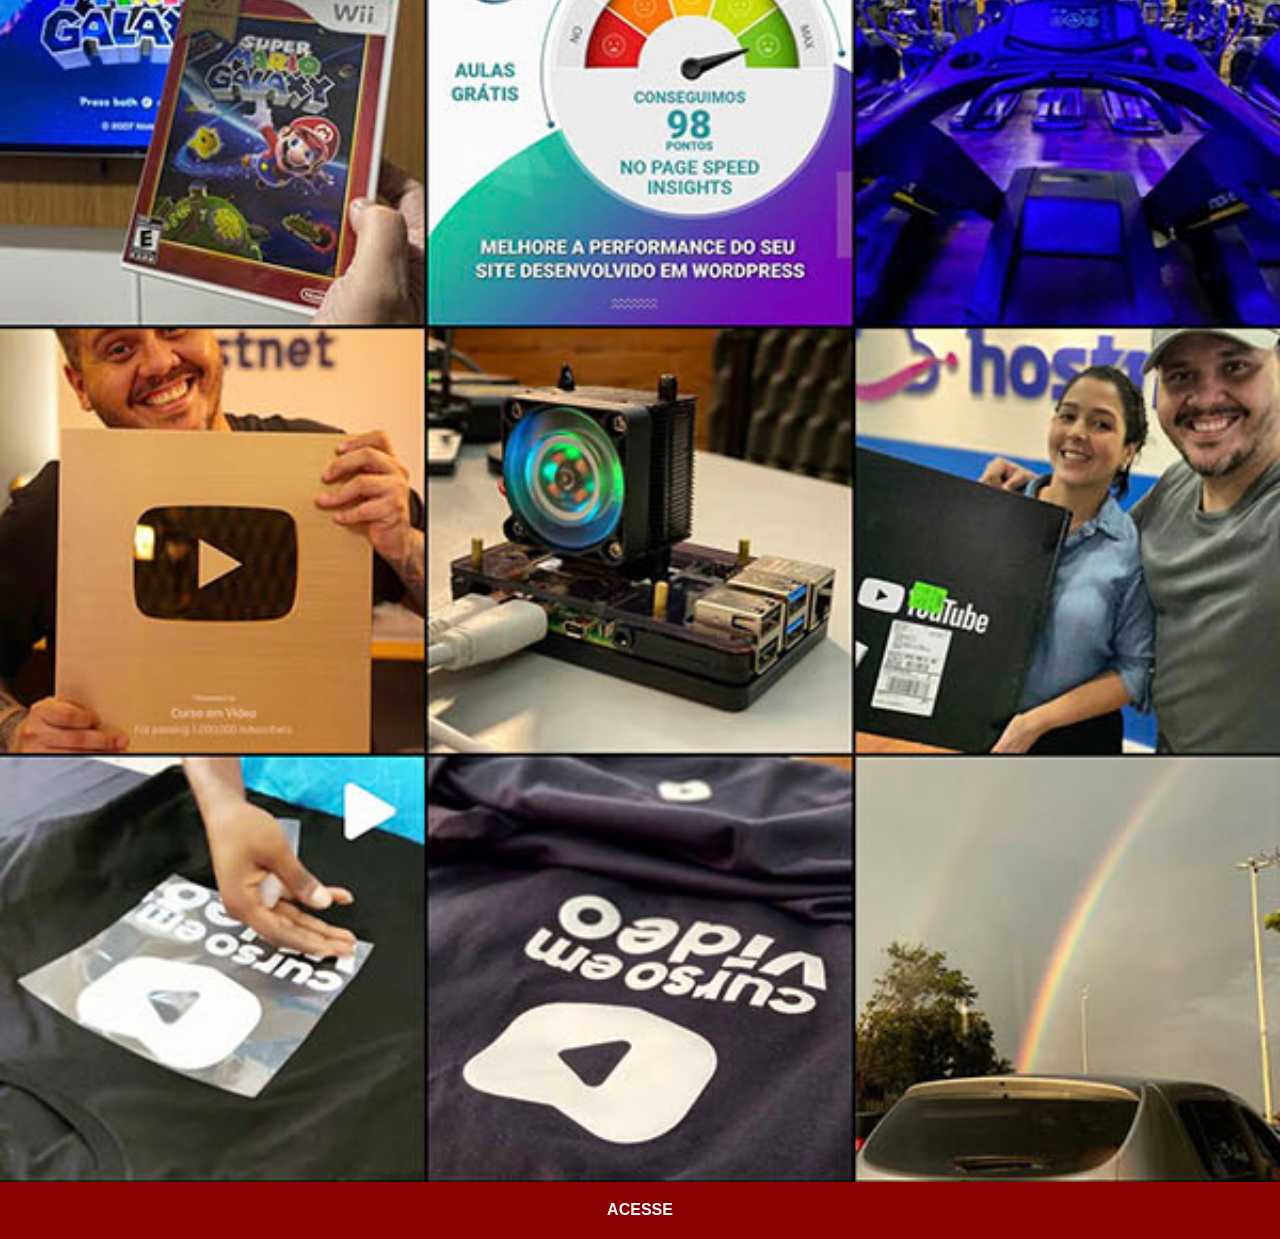
<file: instagram.html>
<!DOCTYPE html>
<html lang="pt-br">
<head>
  <meta charset="UTF-8">
  <meta name="viewport" content="width=device-width, initial-scale=1.0">
  <title>Instagram</title>
  <link rel="stylesheet" href="estilos/social.css">
</head>
<body>
    <img src="imagens/tela-instagram.jpg" alt="Instagram">
    <a href="https://www.instagram.com/gustavoguanabara/" target="_blank" rel="external">ACESSE</a>
</body>
</html>
</file>
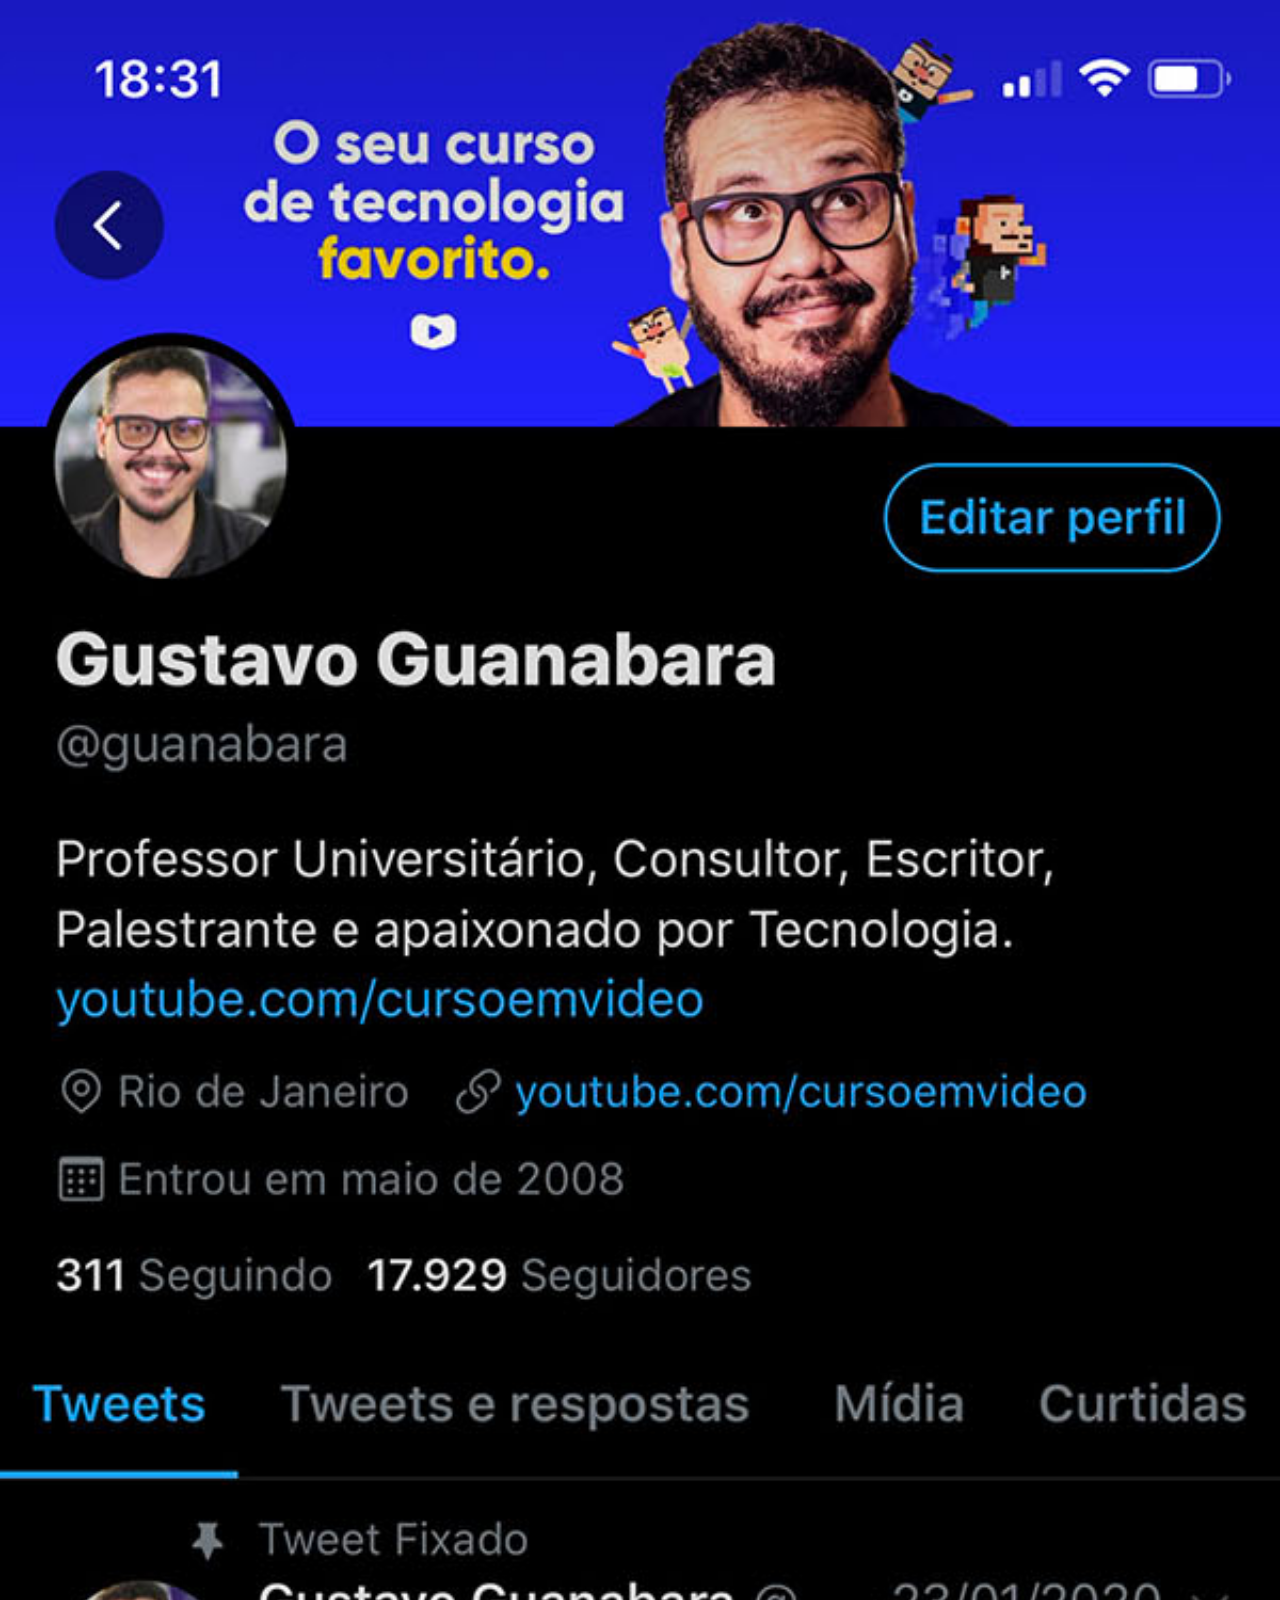
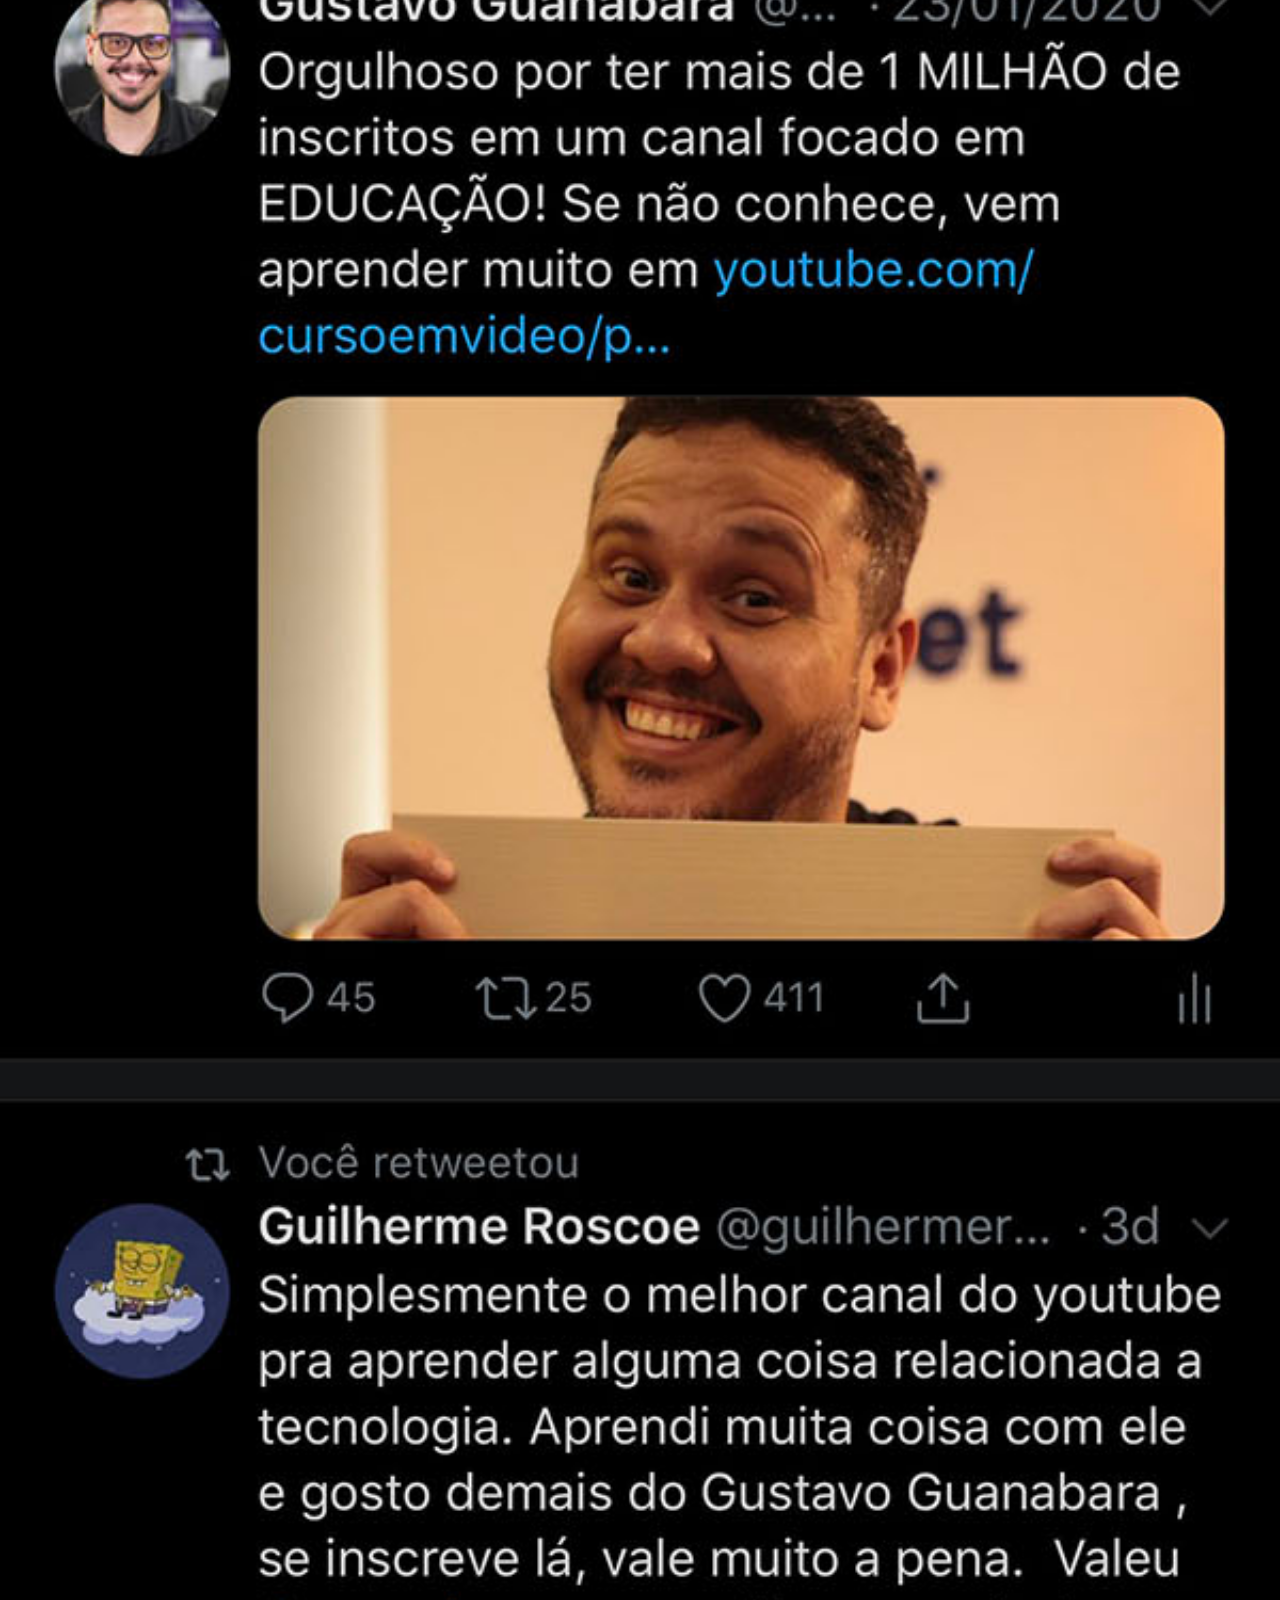
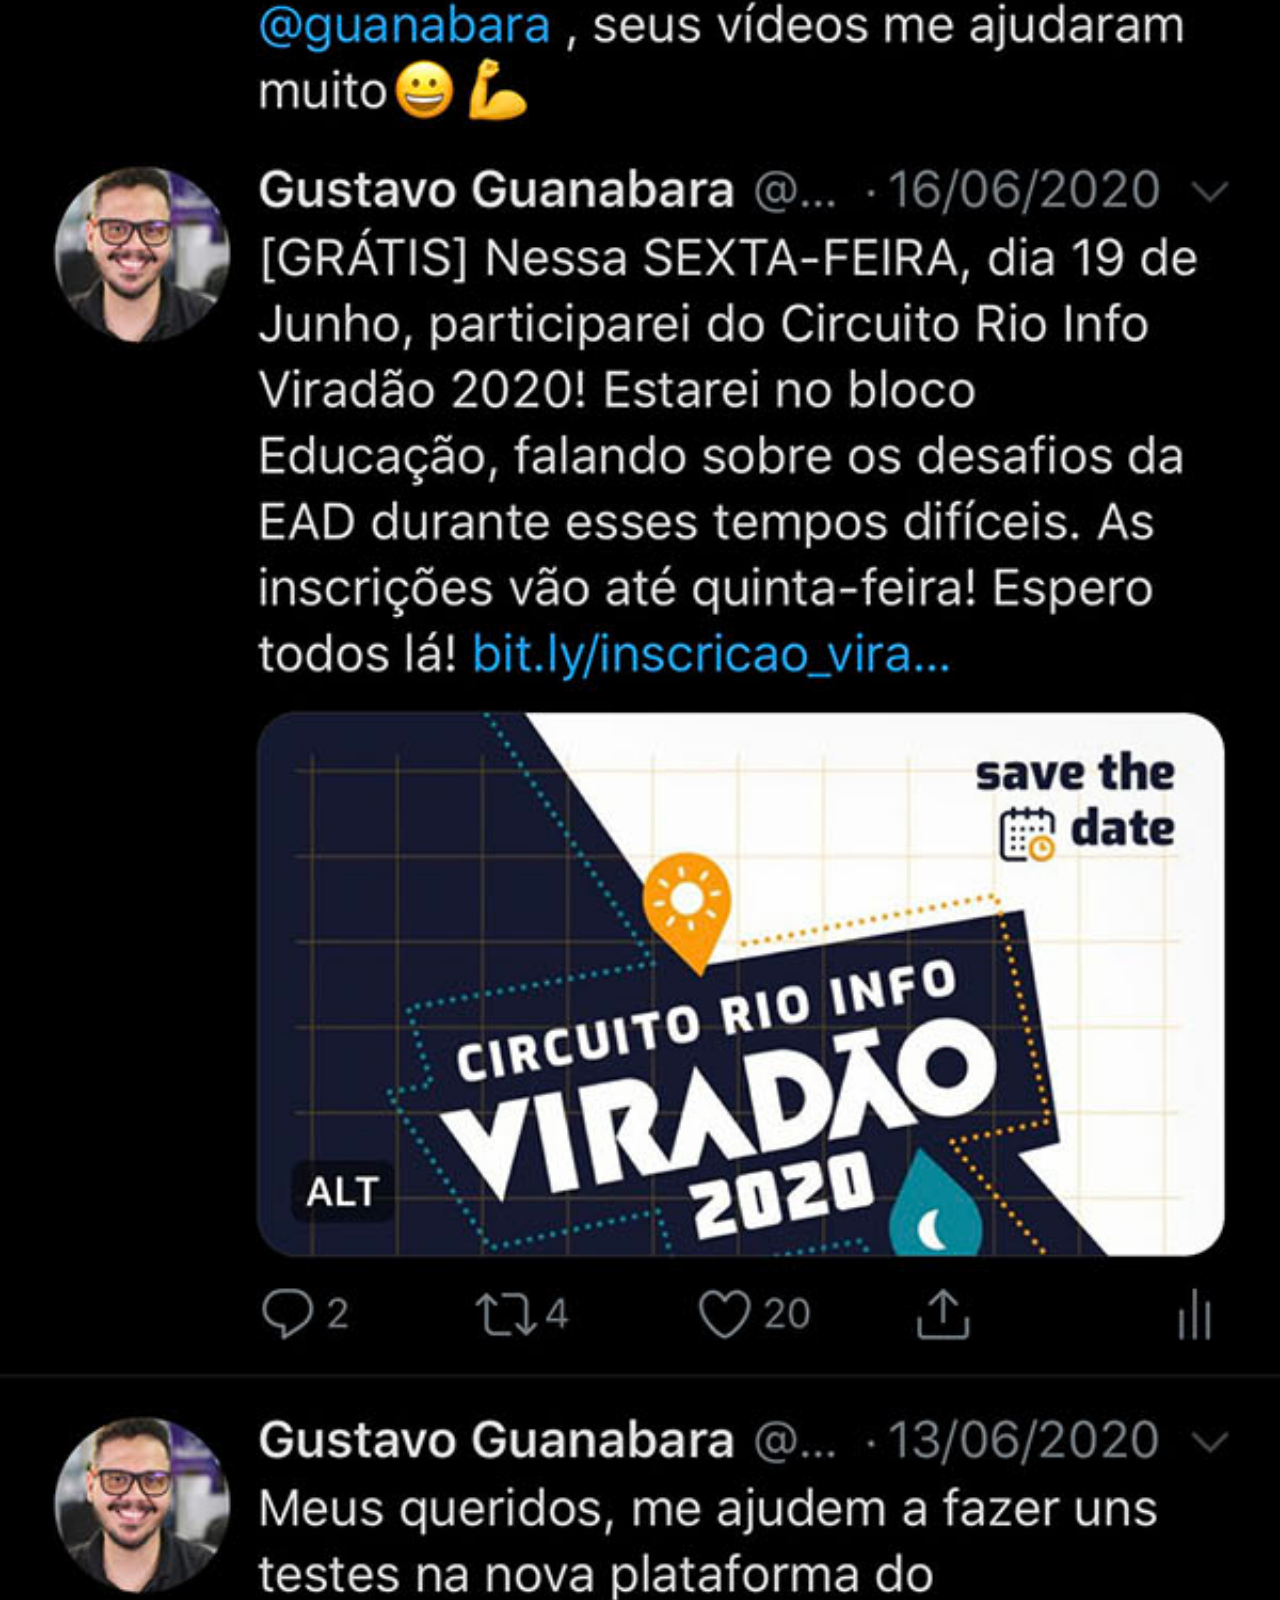
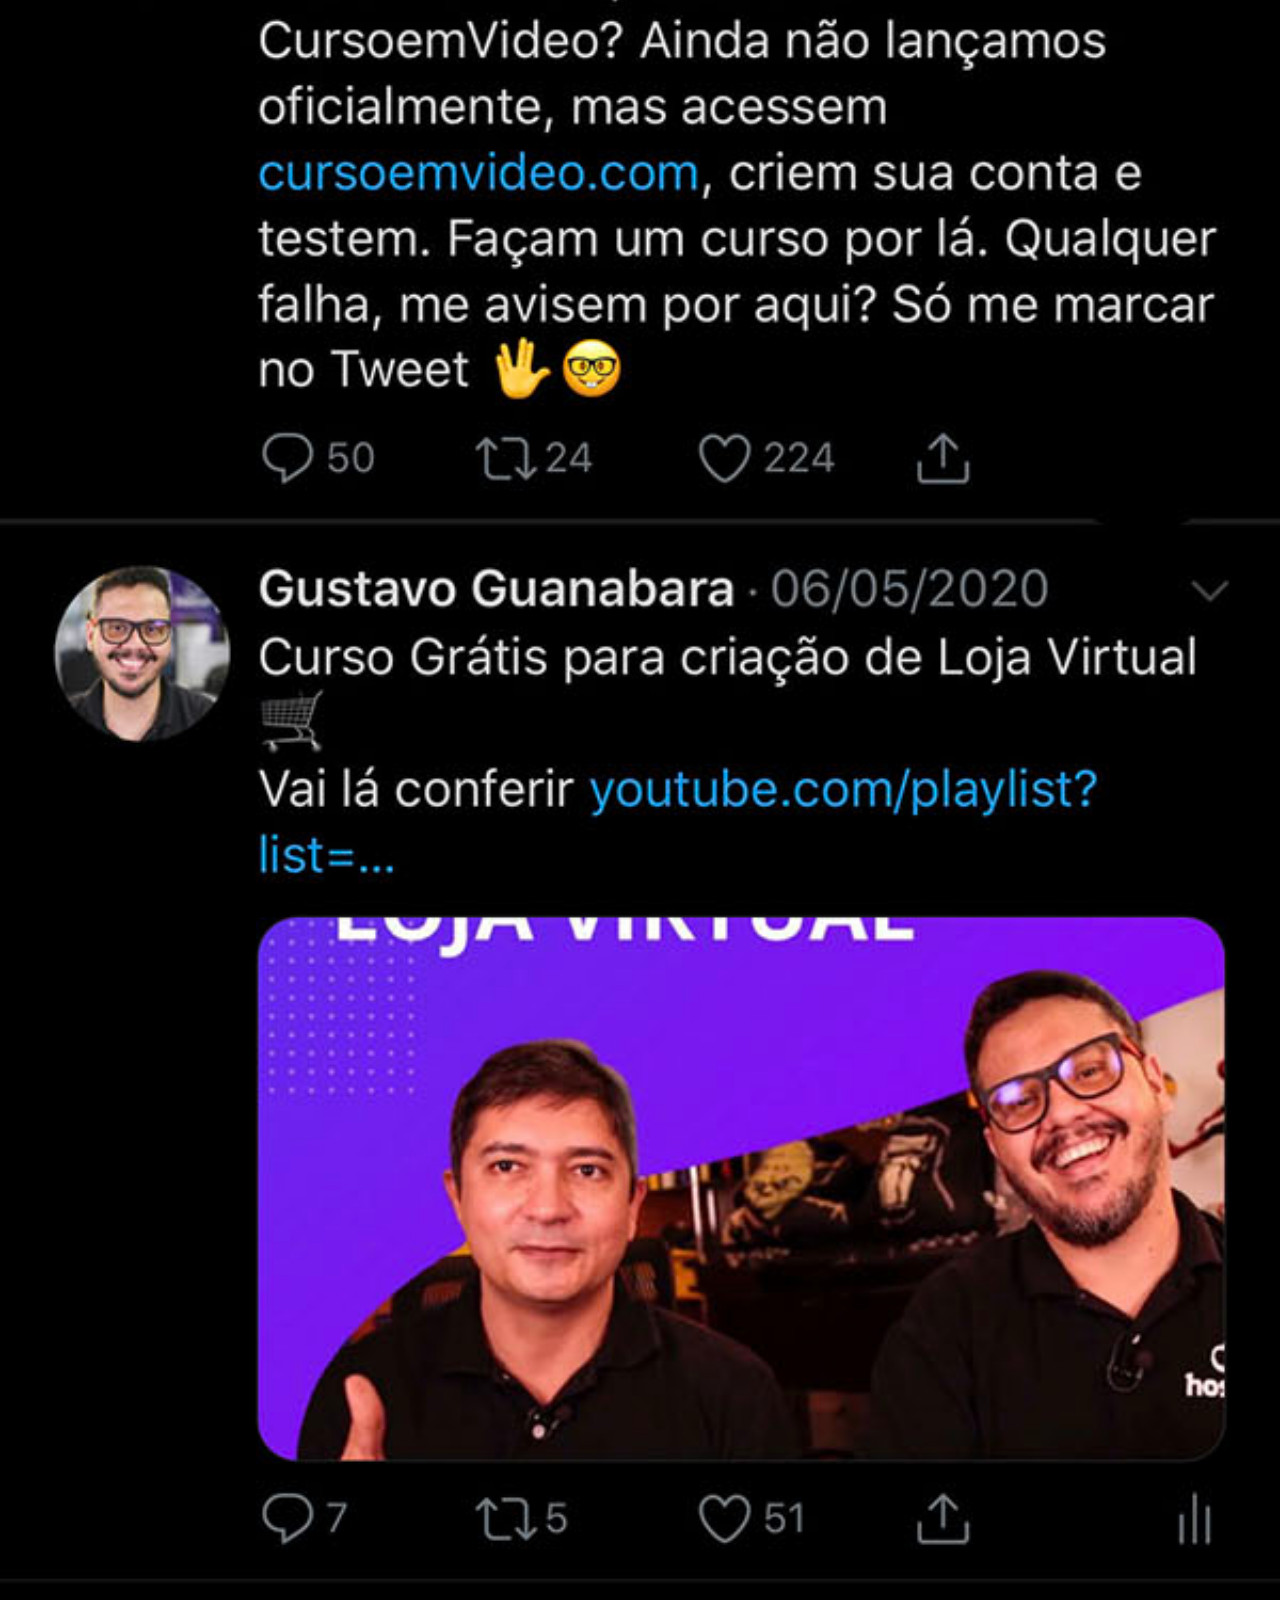
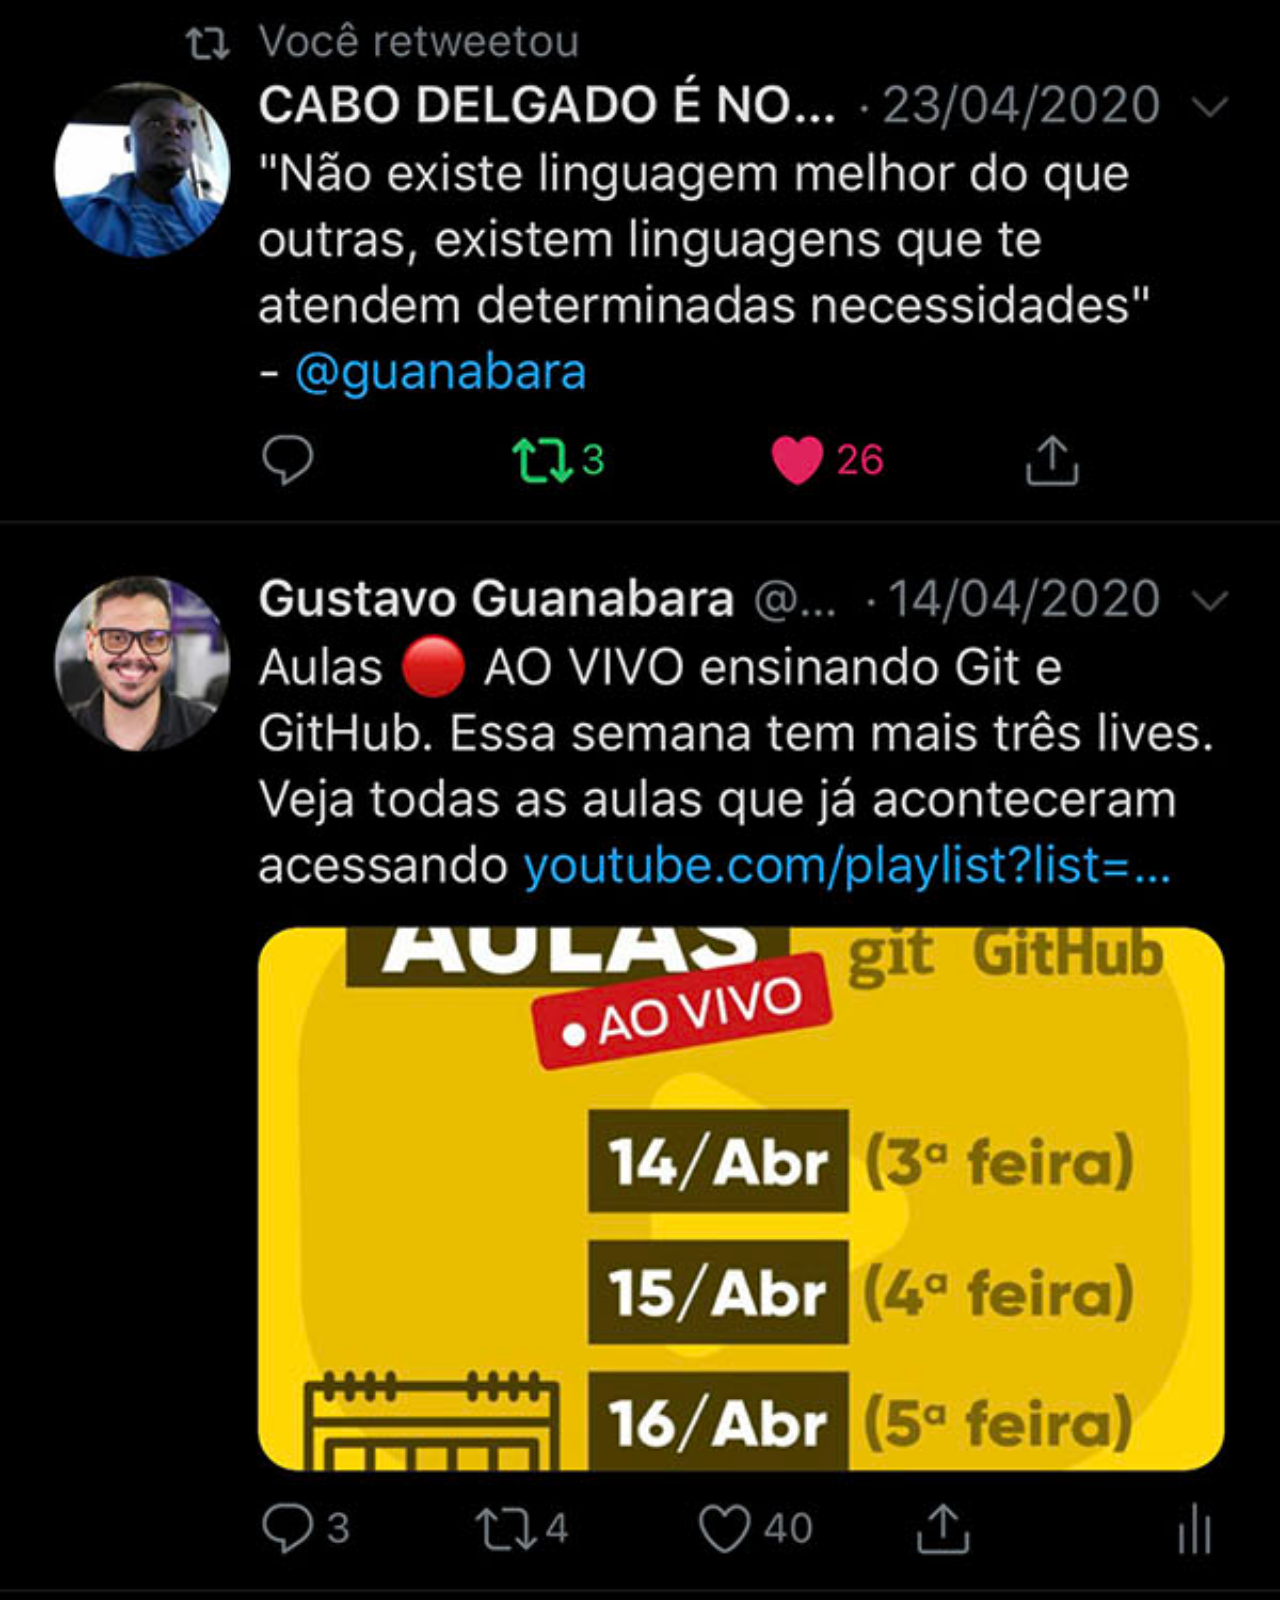
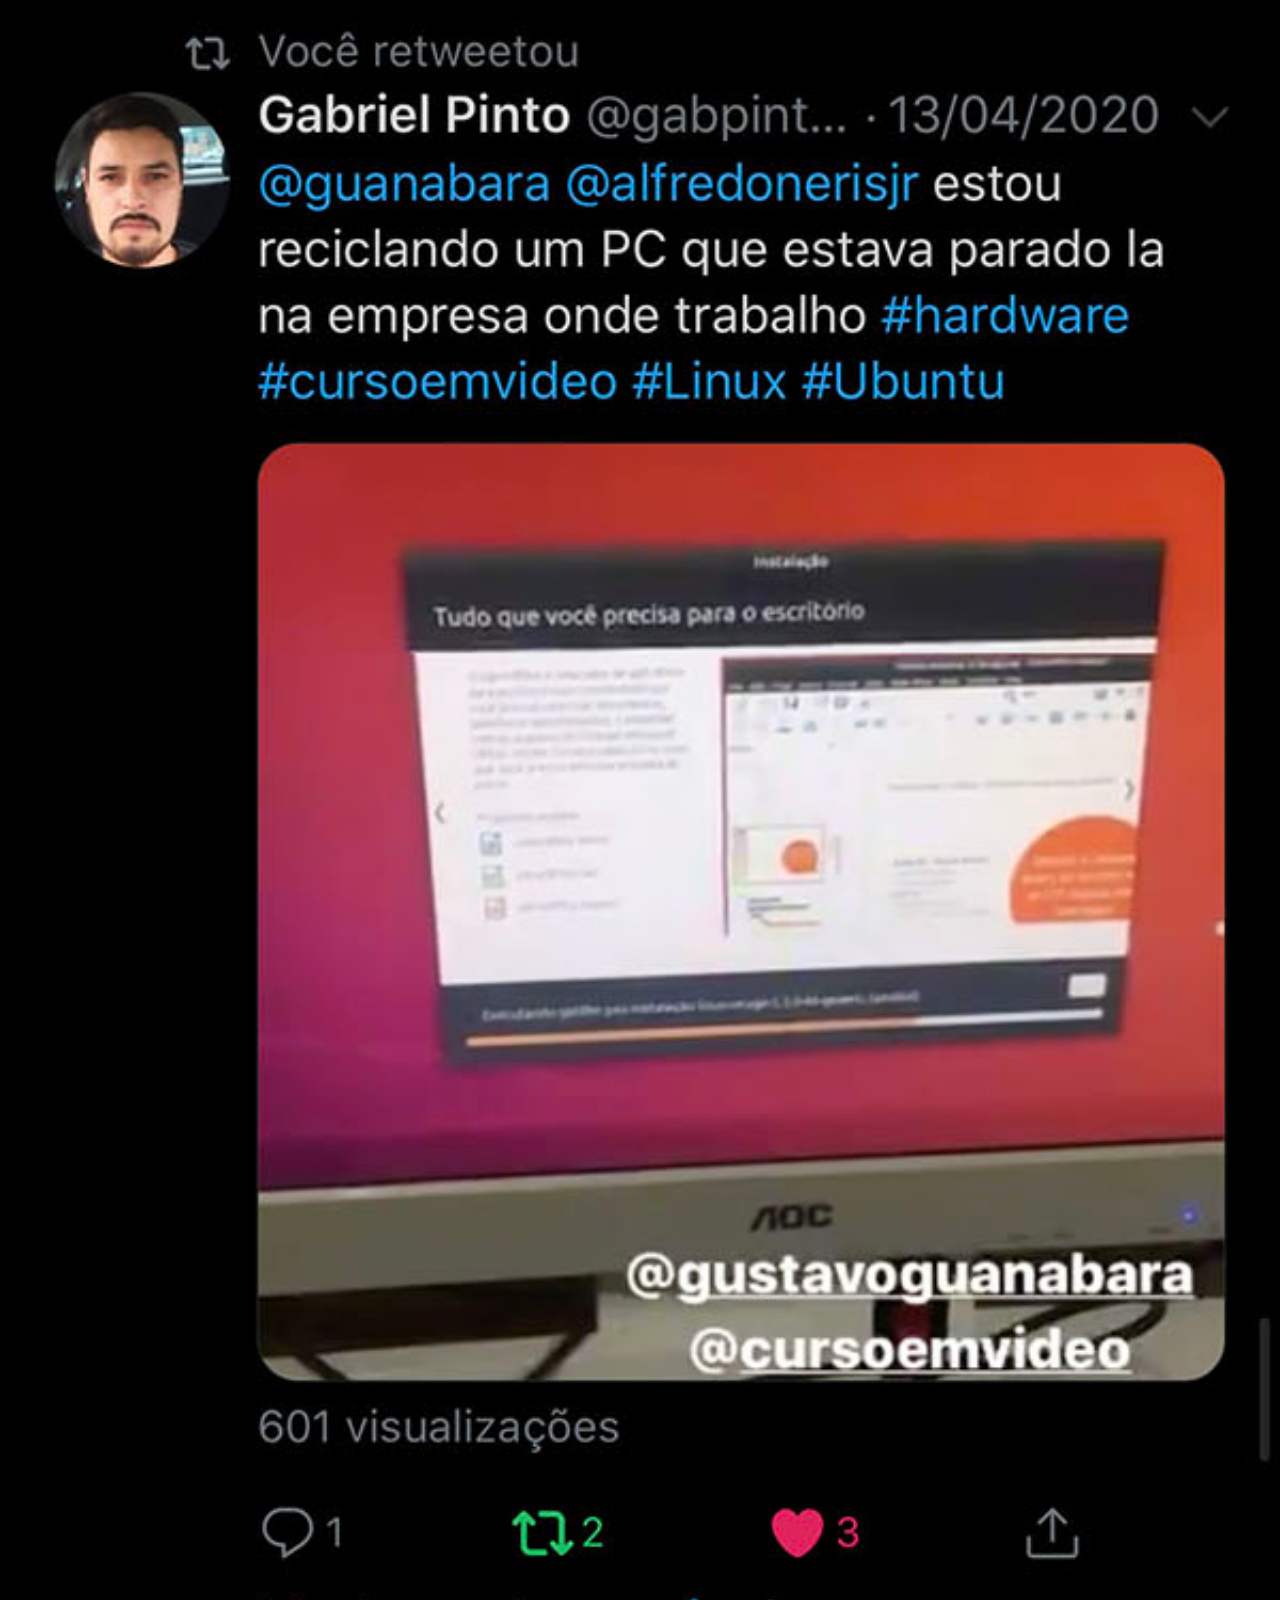
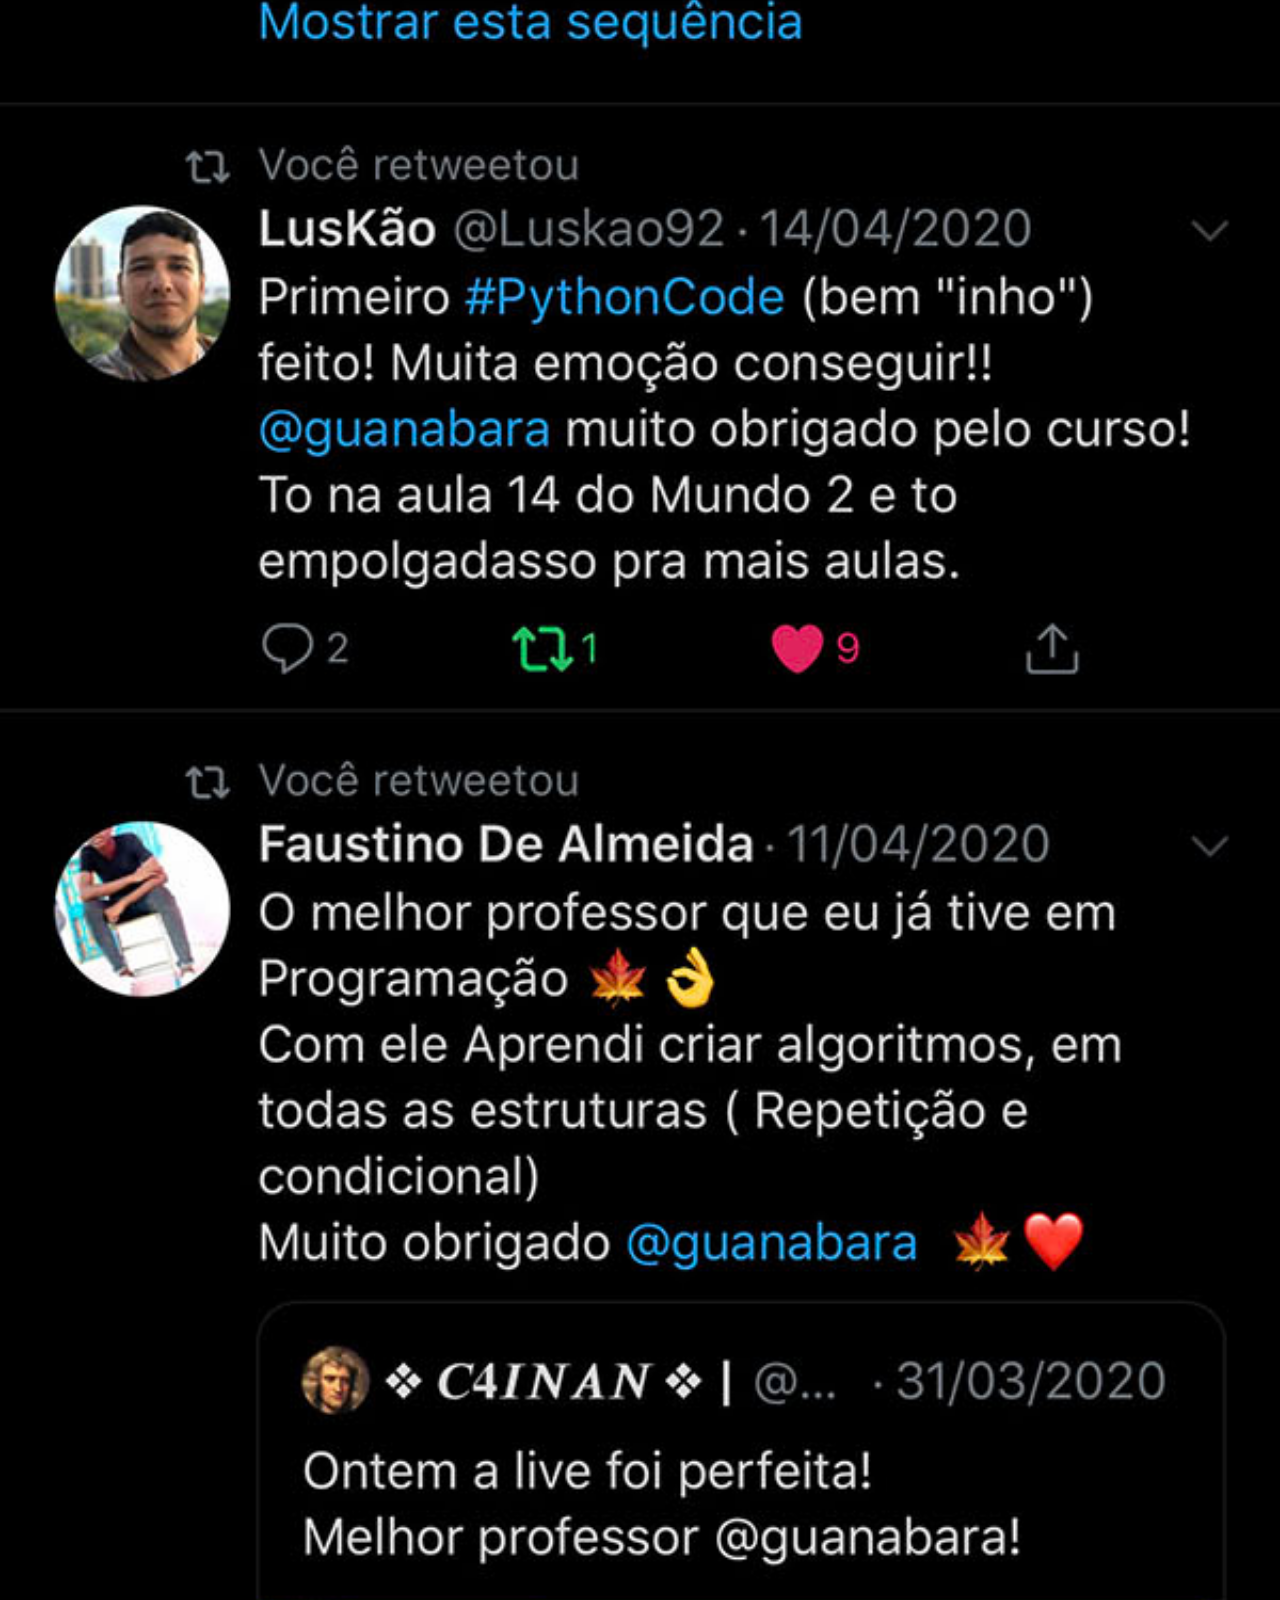
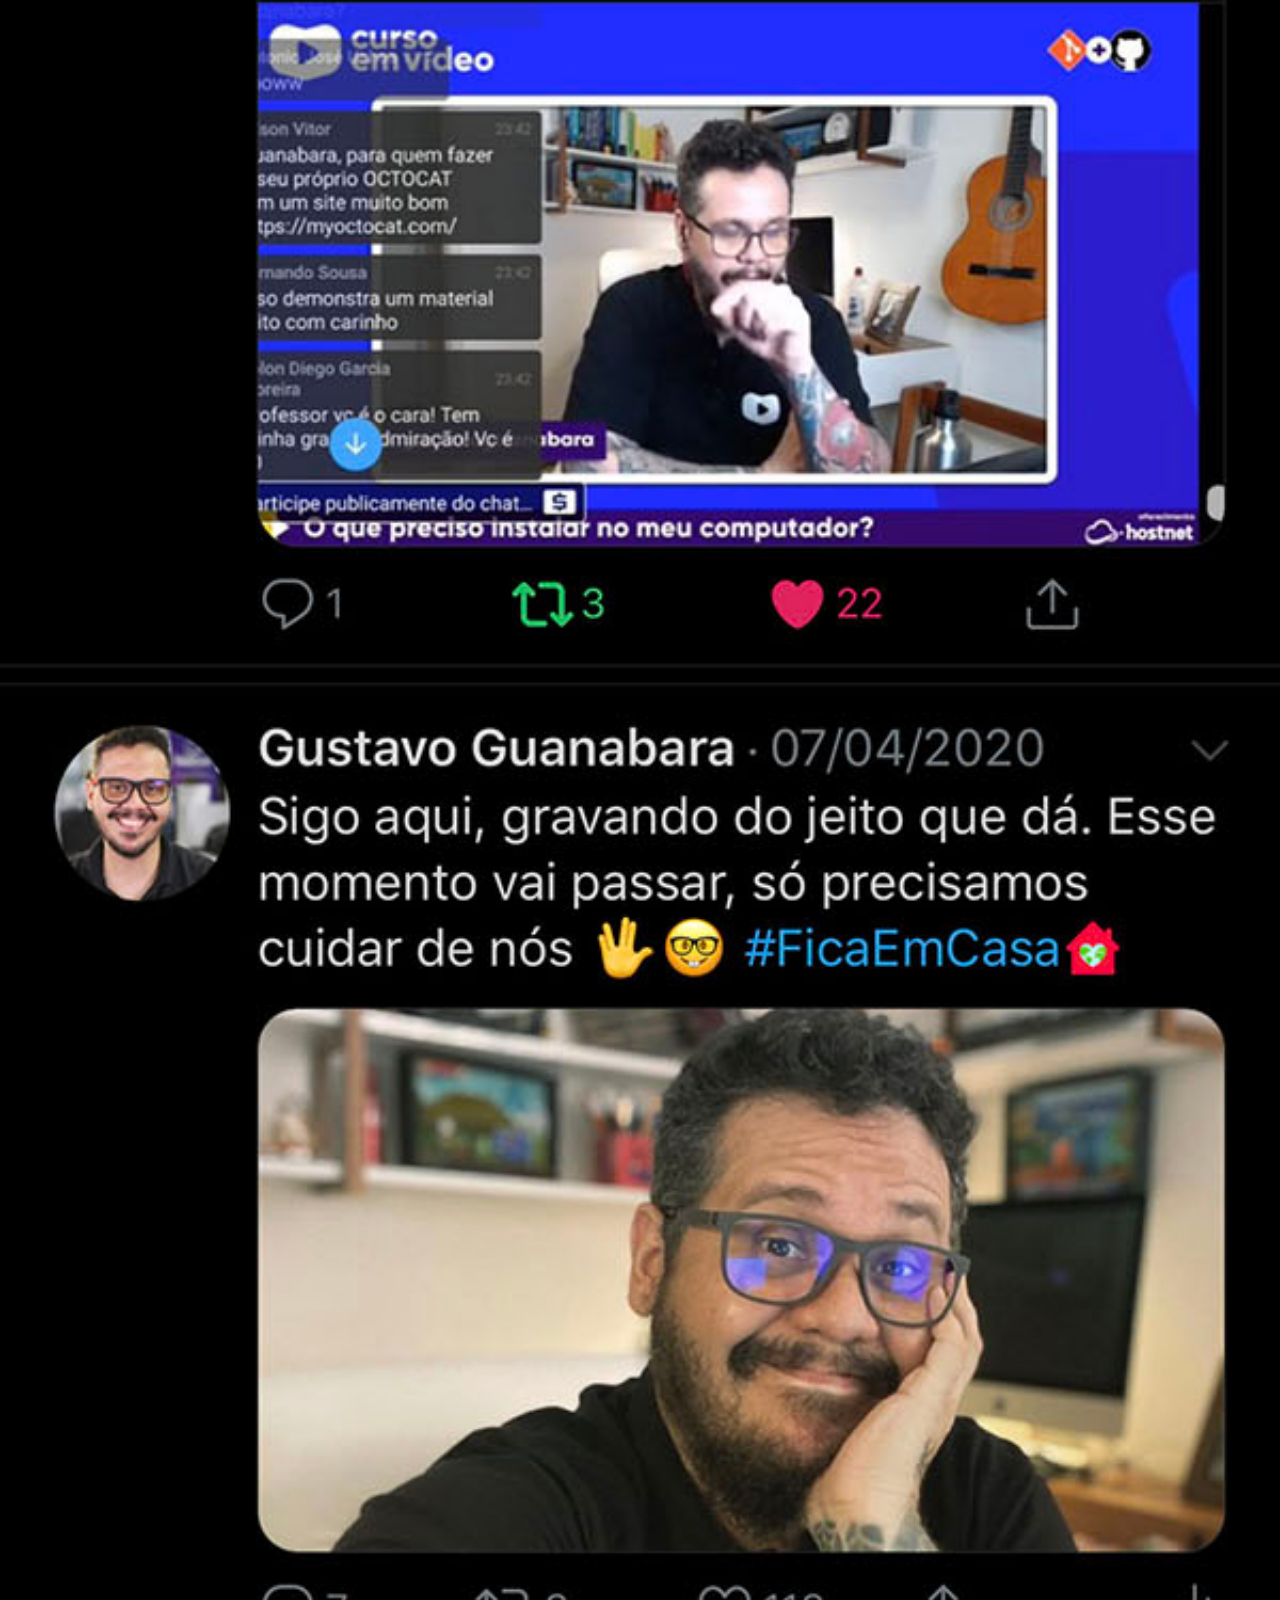
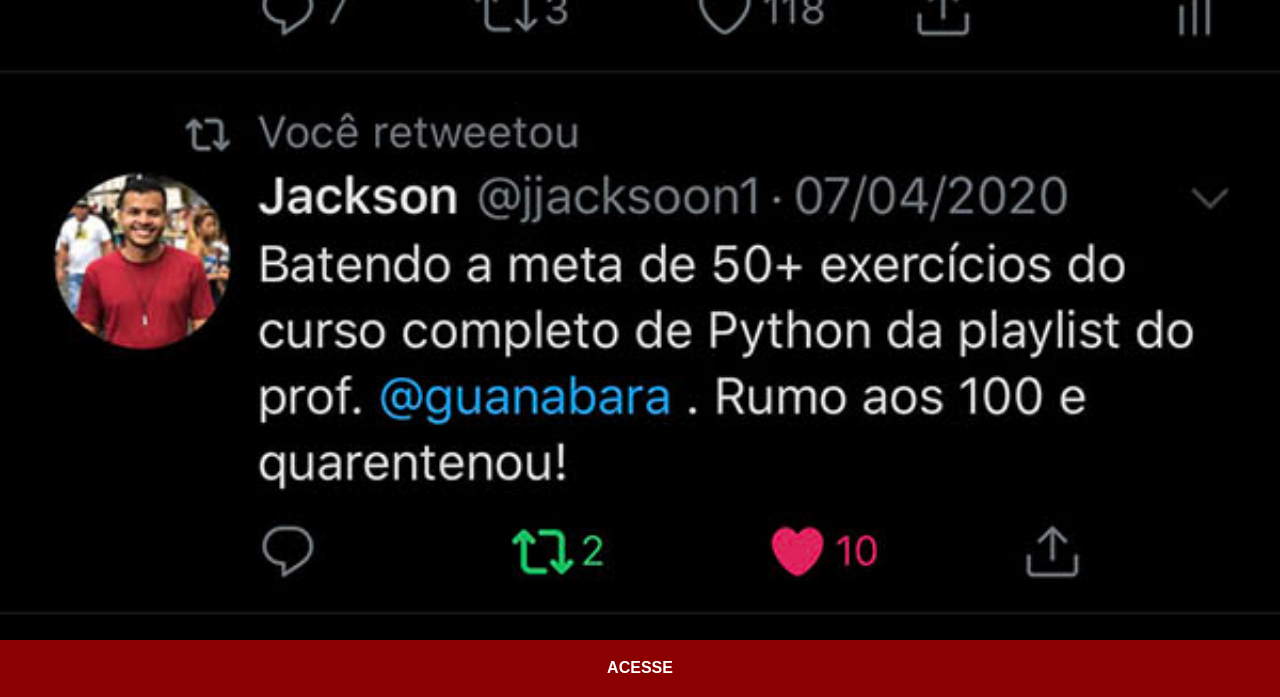
<file: twitter.html>
<!DOCTYPE html>
<html lang="pt-br">
<head>
  <meta charset="UTF-8">
  <meta name="viewport" content="width=device-width, initial-scale=1.0">
  <title>Twitter</title>
  <link rel="stylesheet" href="estilos/social.css">
</head>
<body>
    <img src="imagens/tela-twitter.jpg" alt="Twitter">
    <a href="https://x.com/guanabara" target="_blank" rel="external">ACESSE</a>
</body>
</html>
</file>
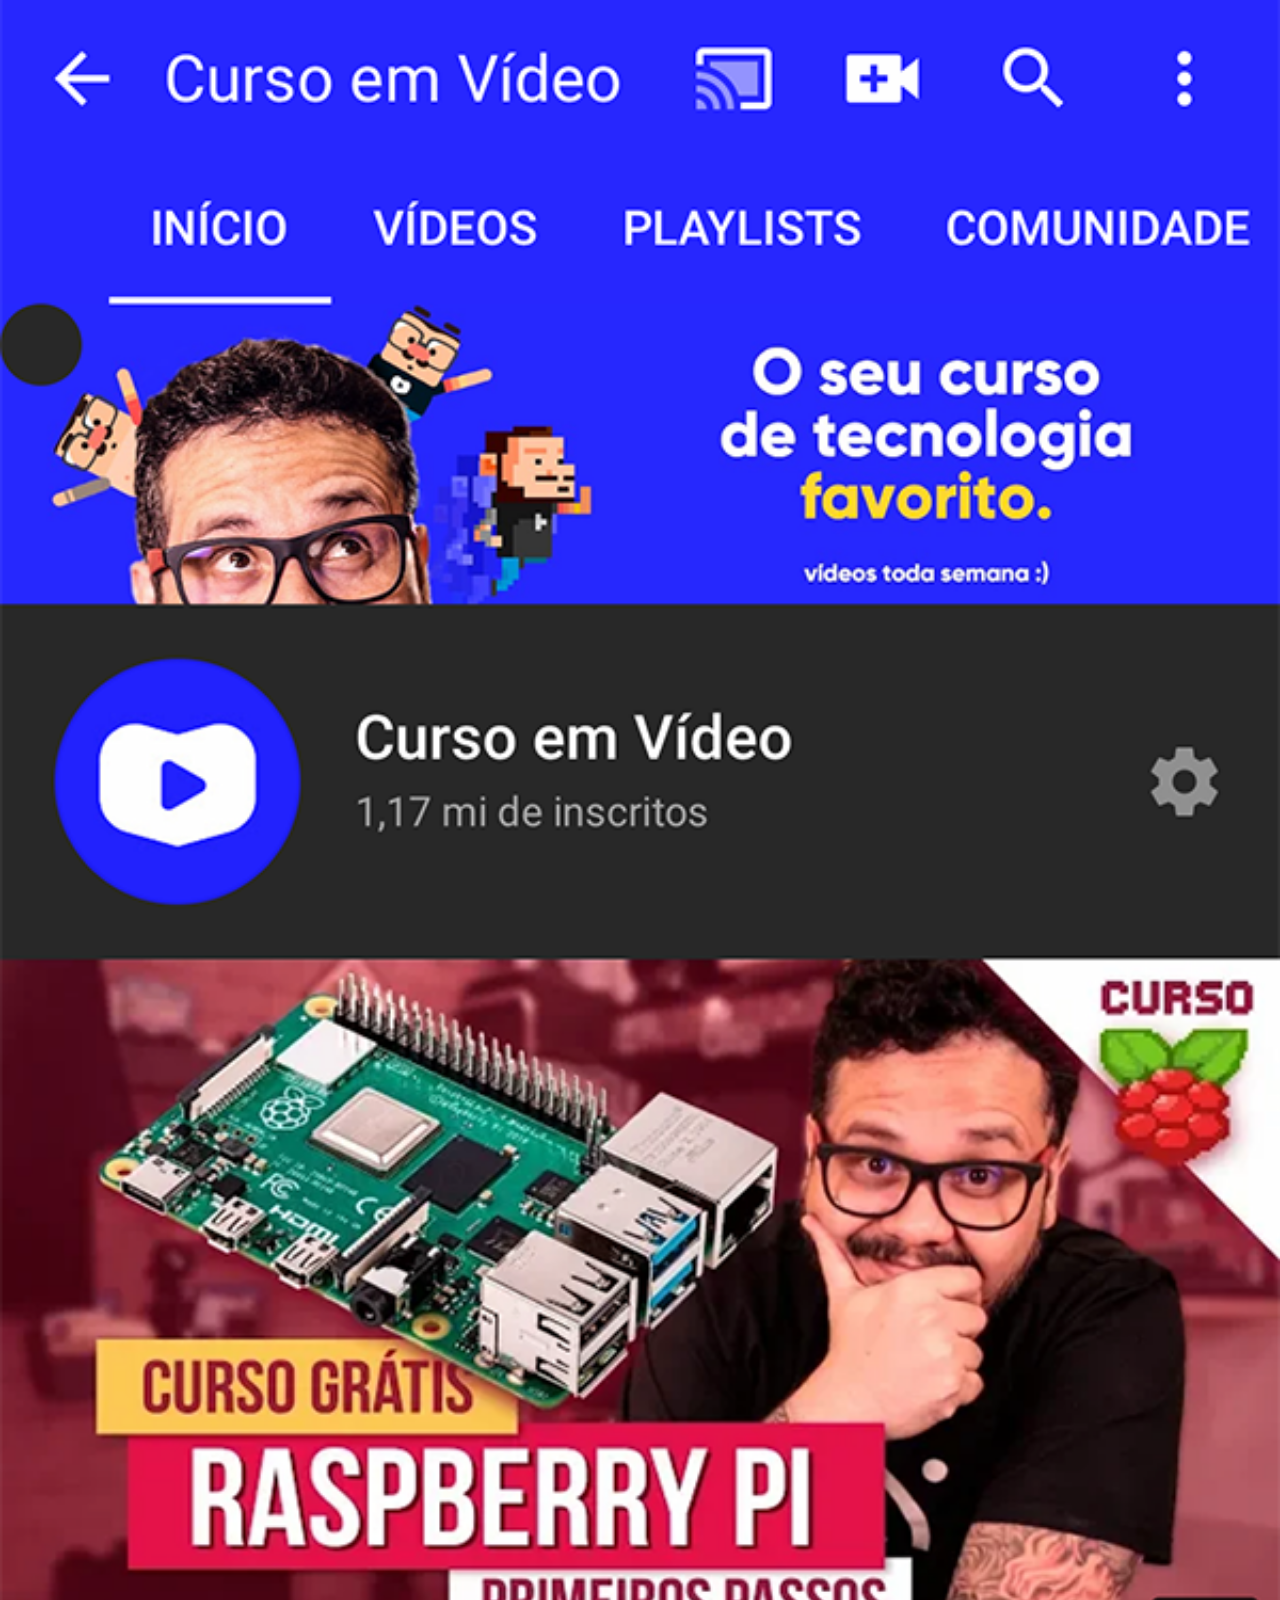
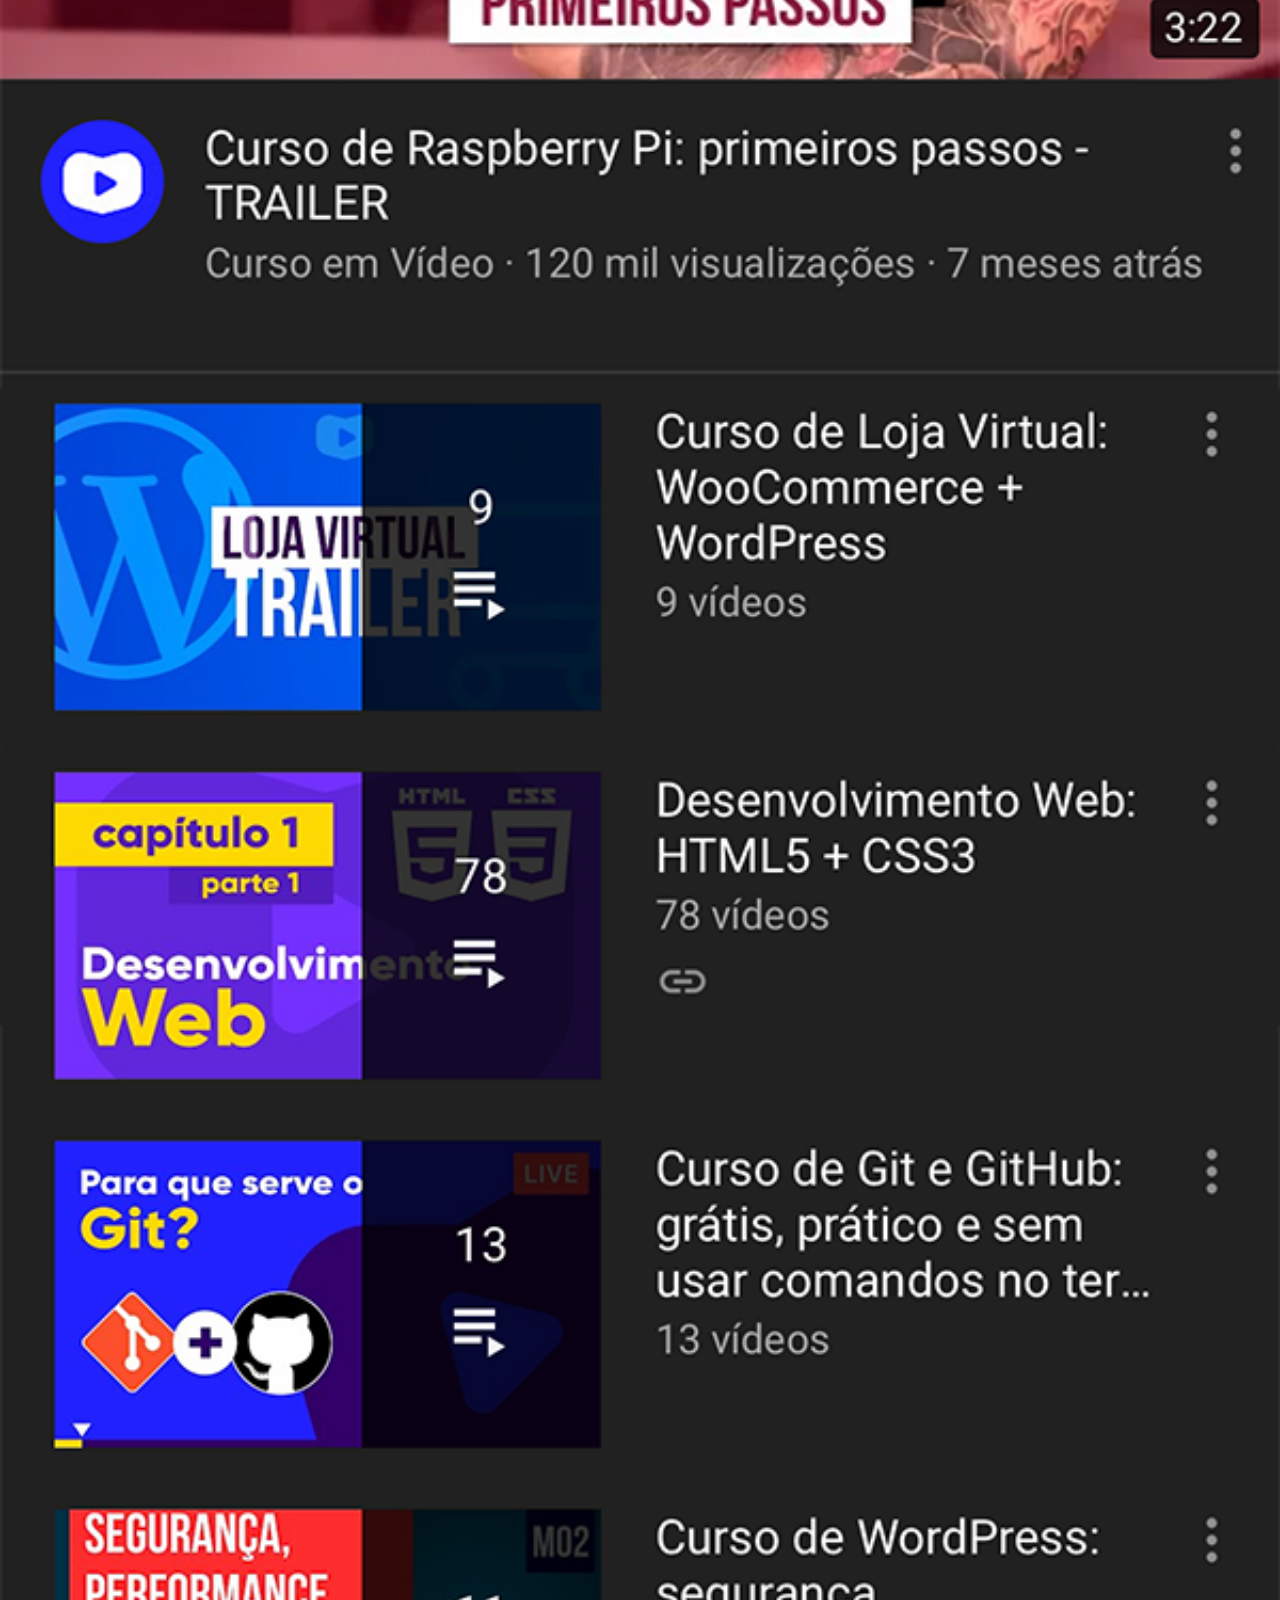
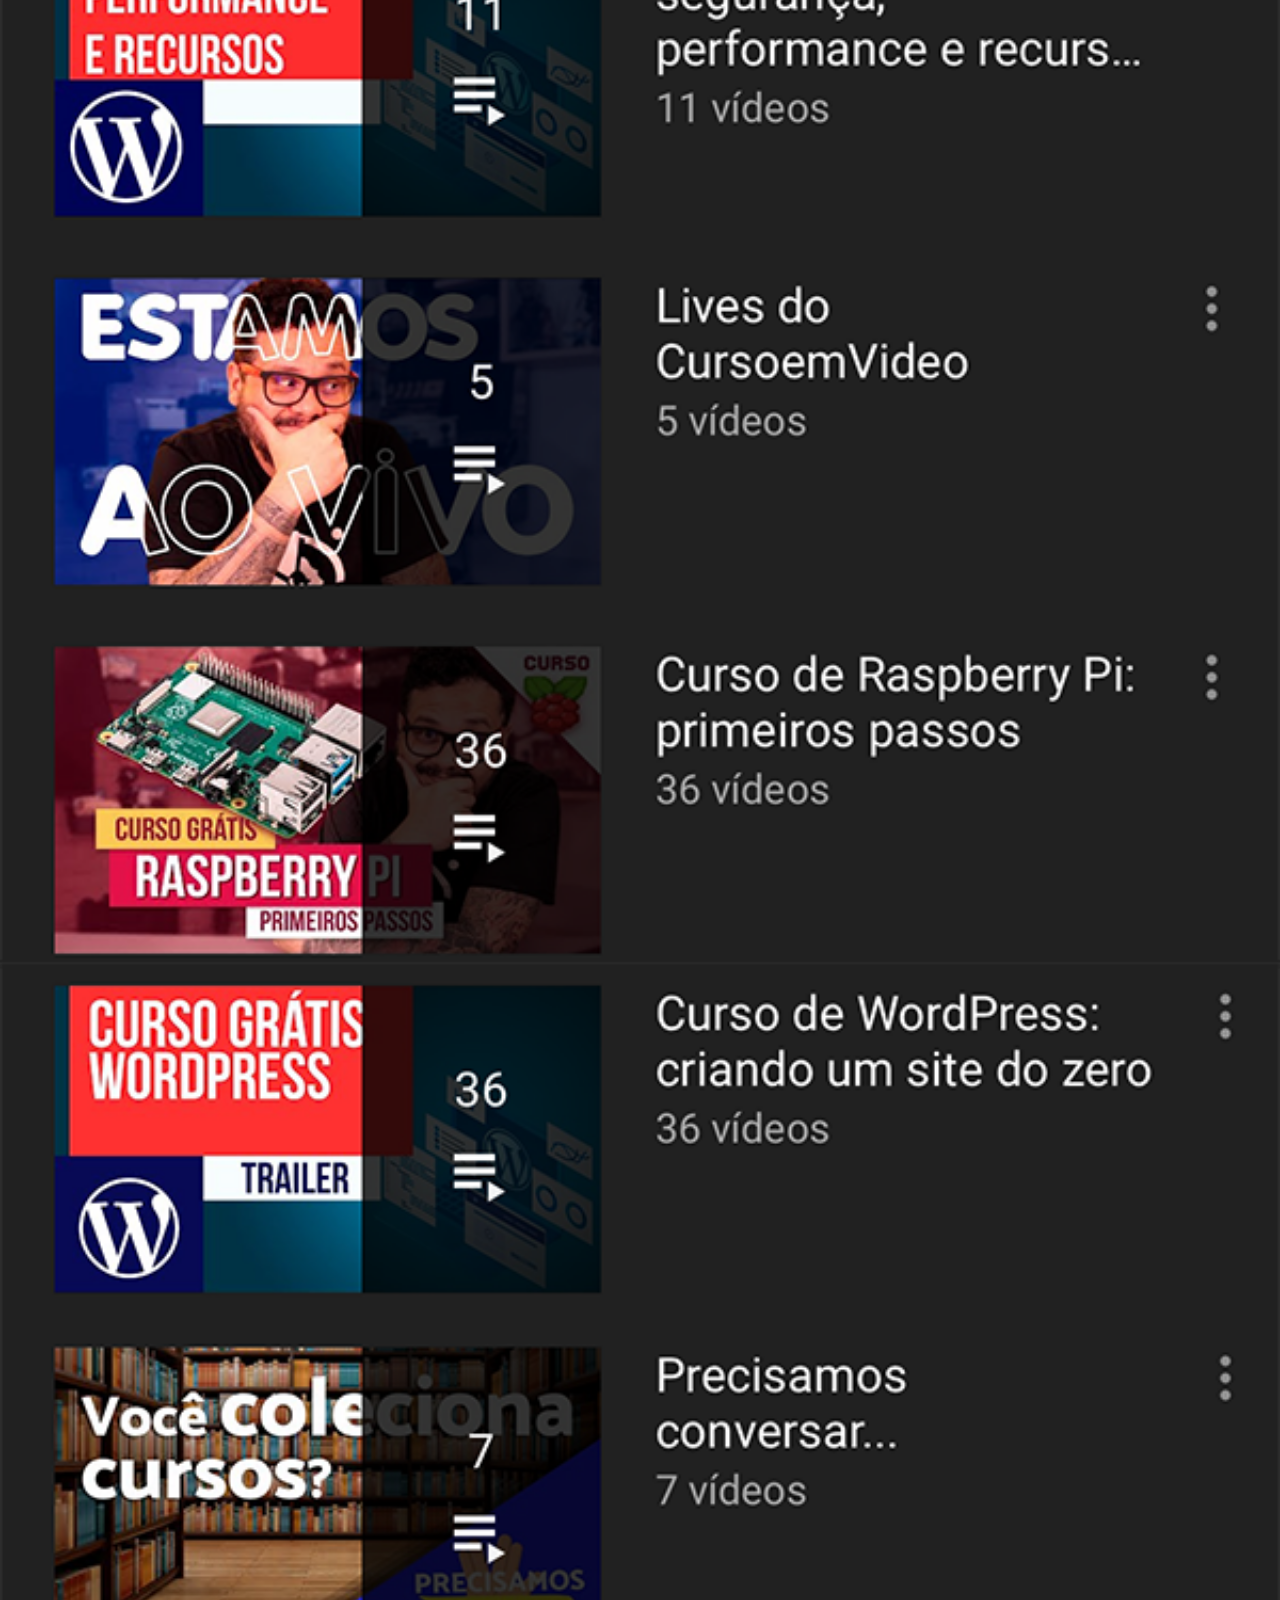
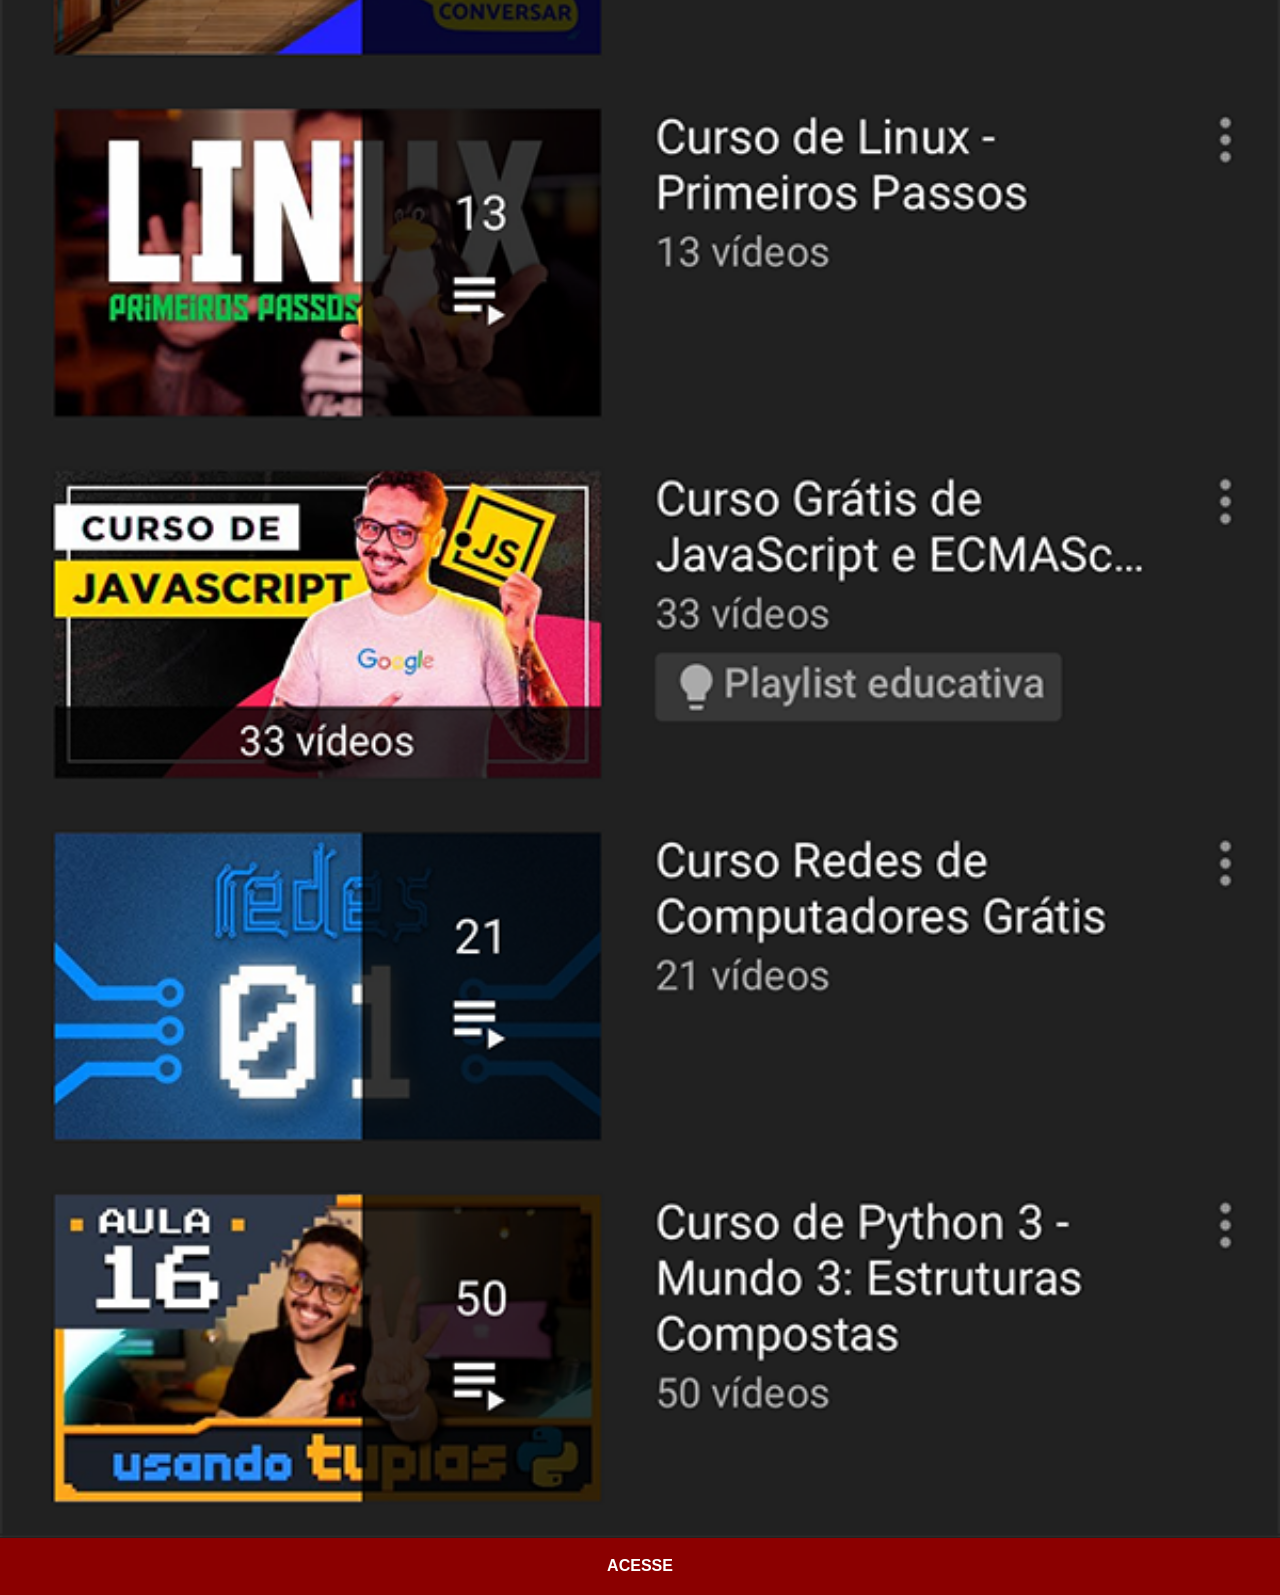
<file: youtube.html>
<!DOCTYPE html>
<html lang="pt-br">
<head>
  <meta charset="UTF-8">
  <meta name="viewport" content="width=device-width, initial-scale=1.0">
  <title>Youtube</title>
  <link rel="stylesheet" href="estilos/social.css">
</head>
<body>
    <img src="imagens/tela-youtube.png" alt="Youtube">
    <a href="https://www.youtube.com/@cursoemvideo/playlists" target="_blank" rel="external">ACESSE</a>

</body>
</html>
</file>
<file: estilos/style.css>
@charset "UTF-8";

* {
    margin: 0px;

    padding: 0px;

    font-family: Arial, Helvetica, sans-serif;
}

html, body {
    height: 100vh;
    width: 100vw;

    background-color: rgb(139, 116, 85);
}

body {
    background: url(../imagens/fundo-madeira.jpg) no-repeat top center;
    background-size: cover;
    background-attachment: fixed;
}

main {
    height: 100vh;

    position: relative;
}

section#telefone {
    height: 627px;
    width: 311px;

    position: absolute;
    top: 50%;
    left: 50%;

    transform: translate(-50%, -50%);
    
    background: url(../imagens/frame-iphone.png) no-repeat ;
}

iframe#tela {
    position: relative;

    top: 80px;
    left: 22px;

    width: 267px;
    height: 471px;
}

section#redes-sociais {
    text-align: right;
}

section#redes-sociais img {
    width: 50px;

    margin: 10px;

    border-radius: 50%;

    box-shadow: 2px 2px 5px rgba(0, 0, 0, 0.400);

    box-sizing: border-box;
}

section#redes-sociais img:hover {
    border: 2px solid rgba(255, 255, 255, 0.637);

    transform: translate(-3px, -3px);

    box-shadow: 5px 5px 10px rgba(0, 0, 0, 0.623);

    transition: transform .3s;
}
</file>
<file: estilos/social.css>
@charset "UTF-8";

* {
    margin: 0px;
    
    border: 0px;

    font-family: Arial, Helvetica, sans-serif;
}

::-webkit-scrollbar {
    width: 0px;
    height: 0px;
}

img {
    width: 100vw;
}

a {
    display: block;

    background-color: darkred;

    color: white;

    padding: 20px;

    margin-top: -5px;

    text-align: center;
    text-decoration: none;

    font-weight: bolder;
}

a:hover {
    background-color: red;
}
</file>
